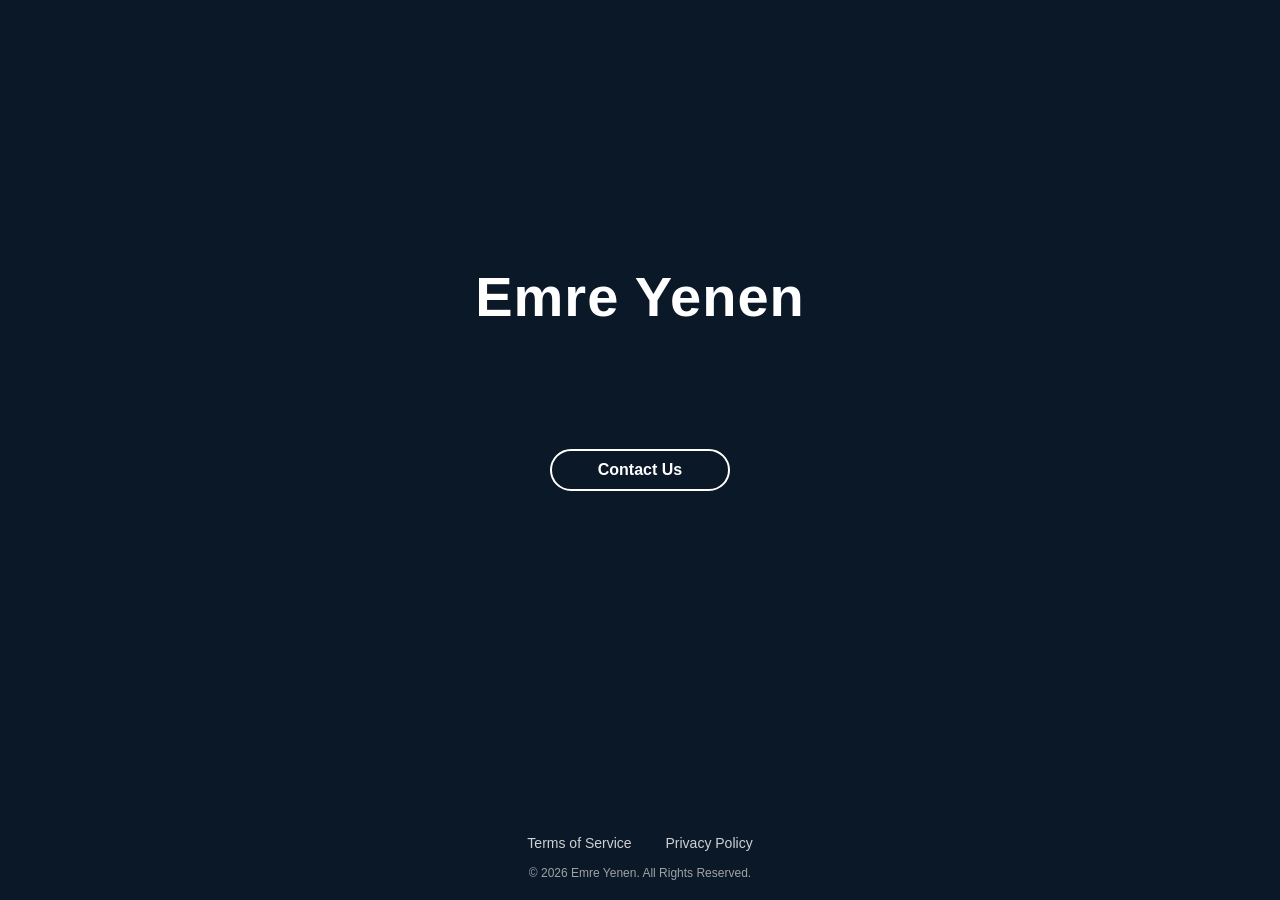
<file: index.html>
<!DOCTYPE html>
<html lang="en">
<head>
    <meta charset="UTF-8">
    <meta name="viewport" content="width=device-width, initial-scale=1.0">
    <title>Emre Yenen</title>
    <link rel="stylesheet" href="styles.css">
    <style>
        .logo-text {
            font-size: 56px;
            font-weight: bold;
            letter-spacing: 1px;
            margin-bottom: 80px;
        }
        @media (max-width: 480px) {
            .logo-text {
                font-size: 40px;
            }
        }
    </style>
</head>
<body>
    <div class="container">
        <div class="logo-container">
            <h1 class="logo-text">Emre Yenen</h1>
        </div>
        
        <div class="buttons-container">
            <a href="mailto:yenenemre@gmail.com" class="contact-button">Contact Us</a>
        </div>
    </div>
    
    <footer>
        <div class="footer-links">
            <a href="terms.html">Terms of Service</a>
            <a href="privacy.html">Privacy Policy</a>
        </div>
        <div class="copyright">
            &copy; <script>document.write(new Date().getFullYear())</script> Emre Yenen. All Rights Reserved.
        </div>
    </footer>
</body>
</html>
</file>
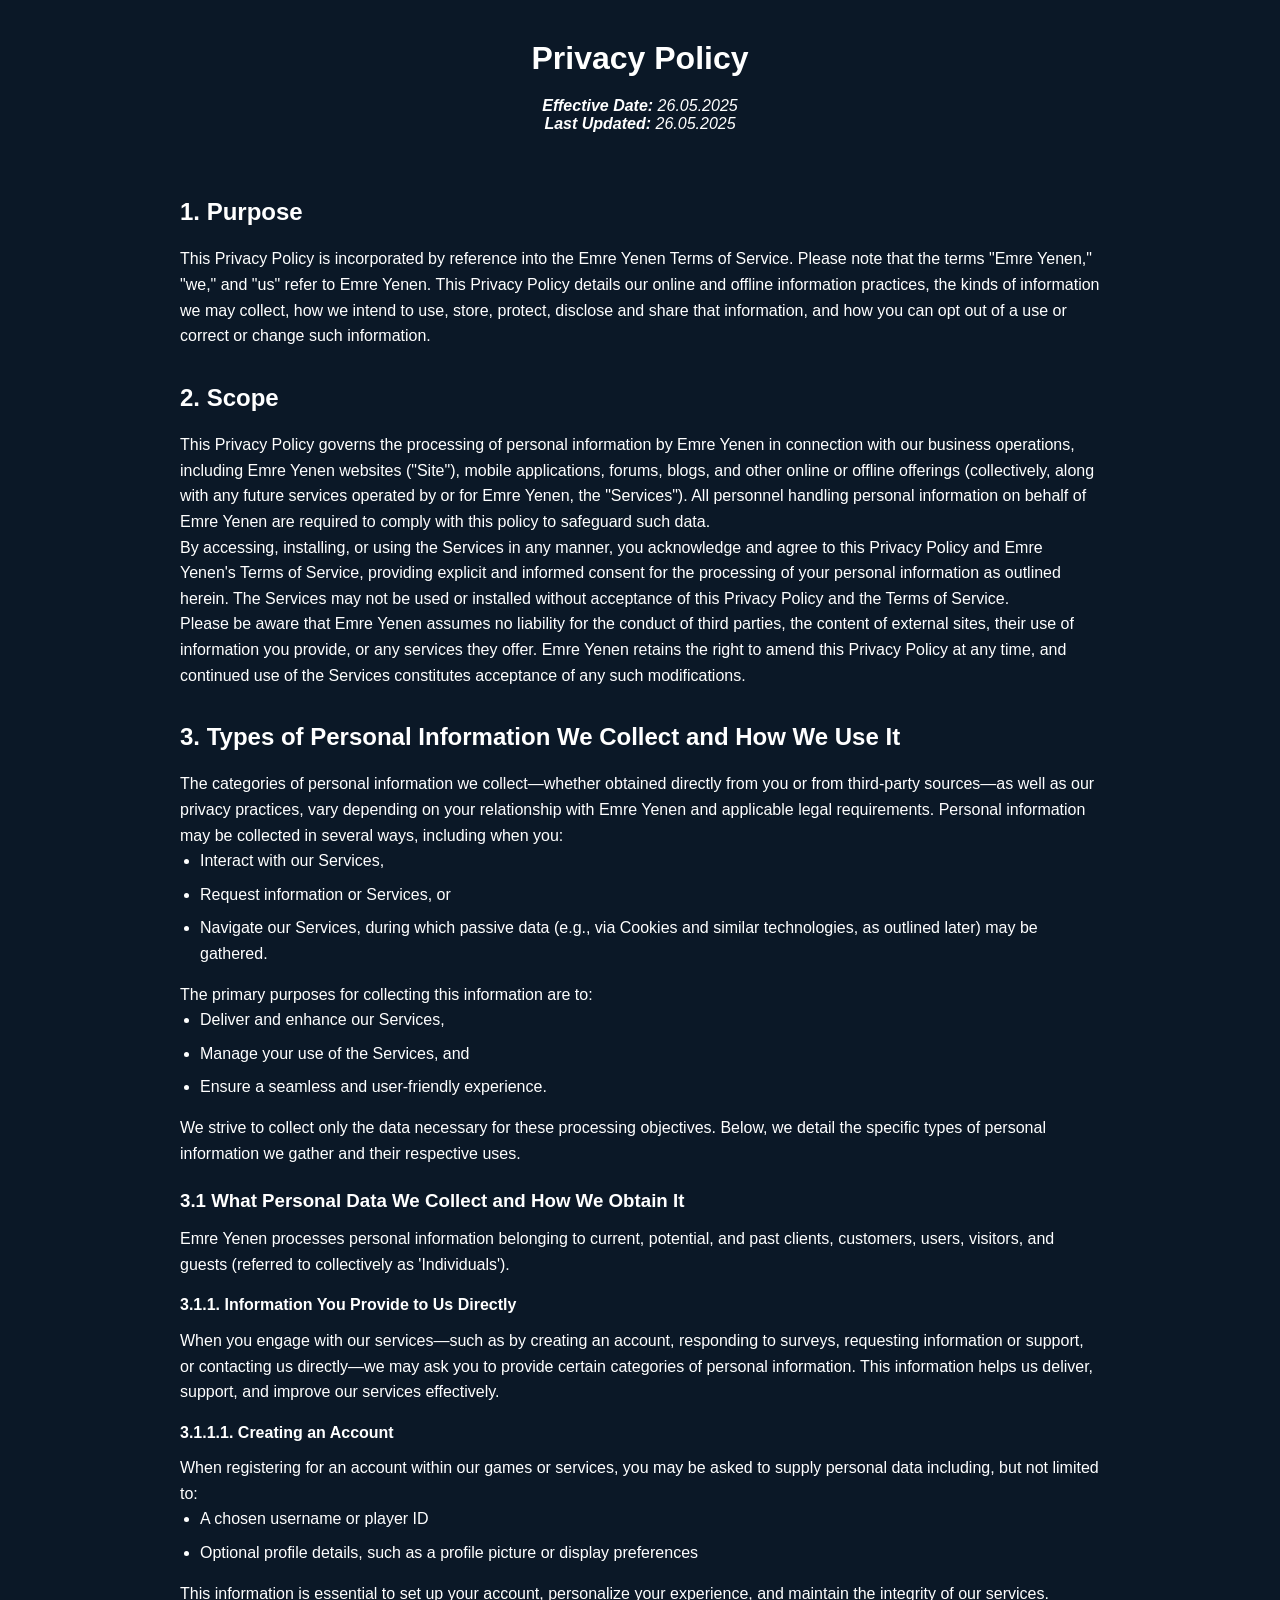
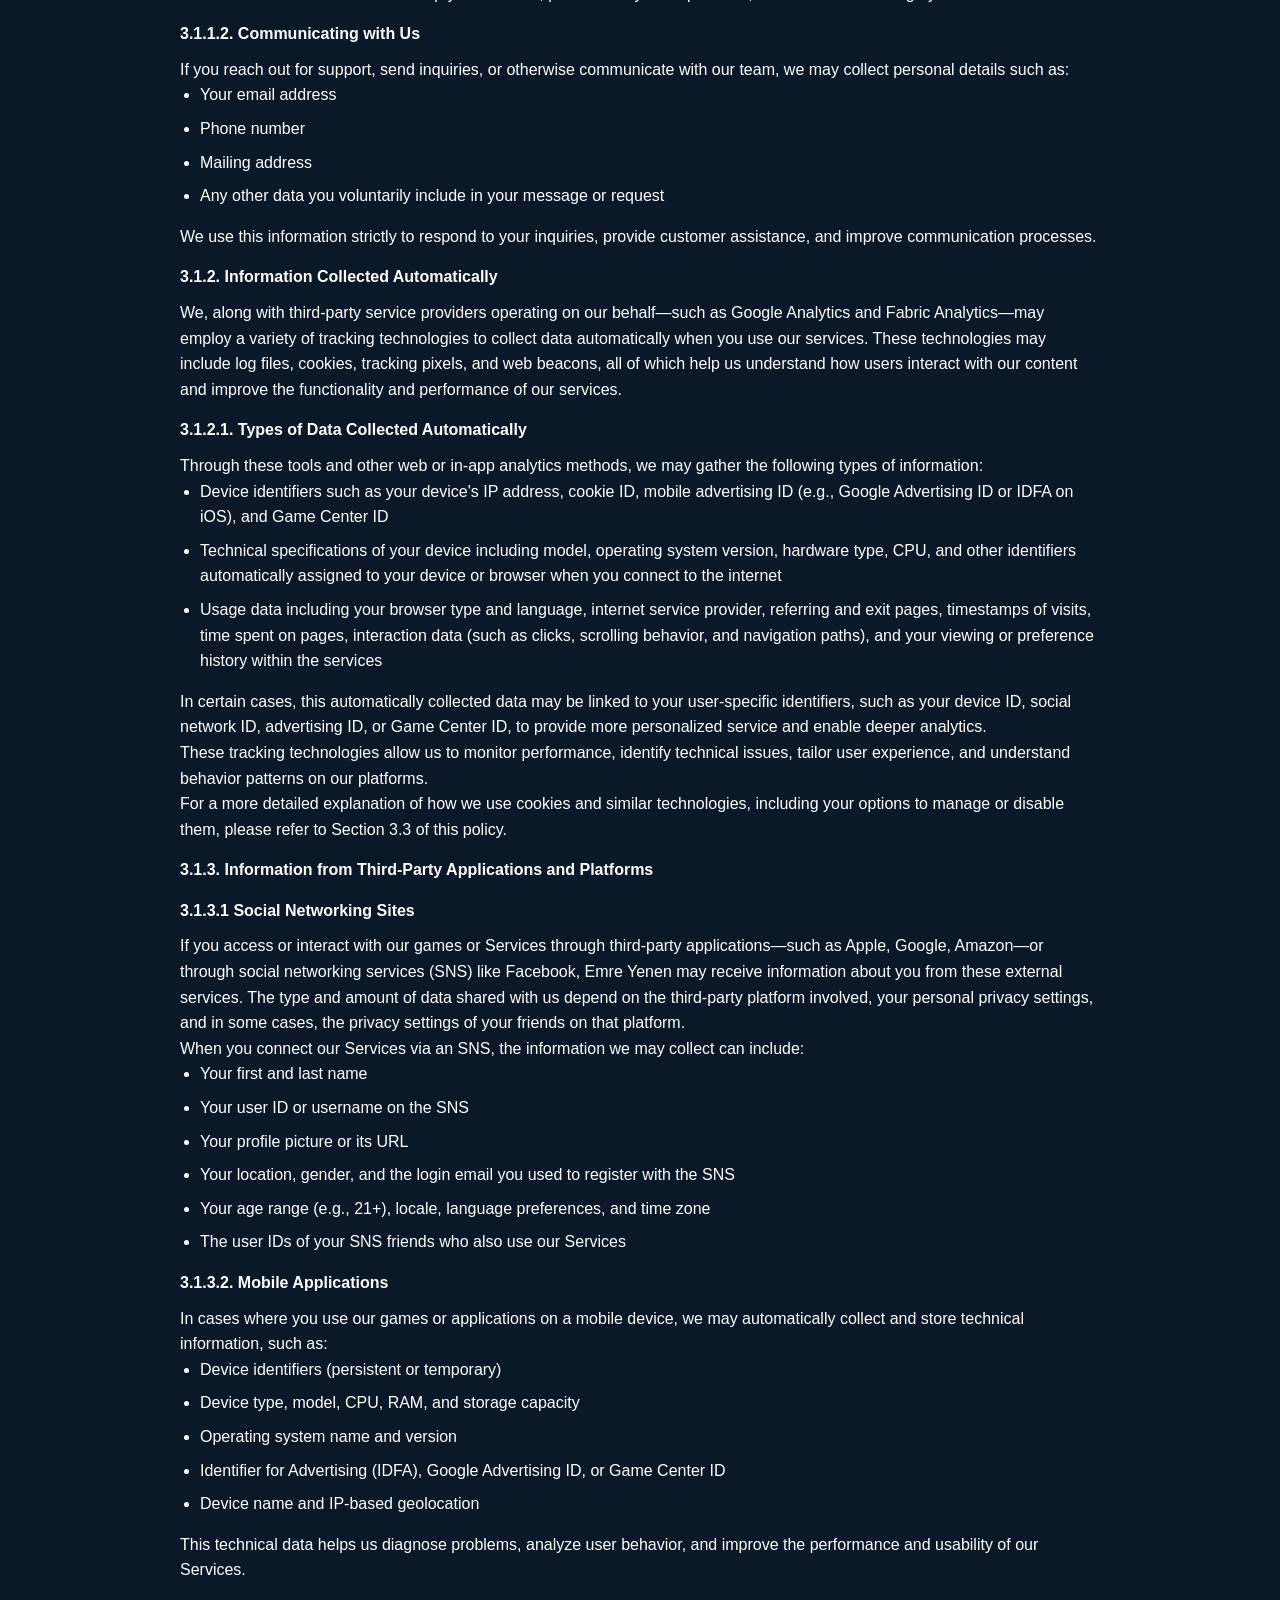
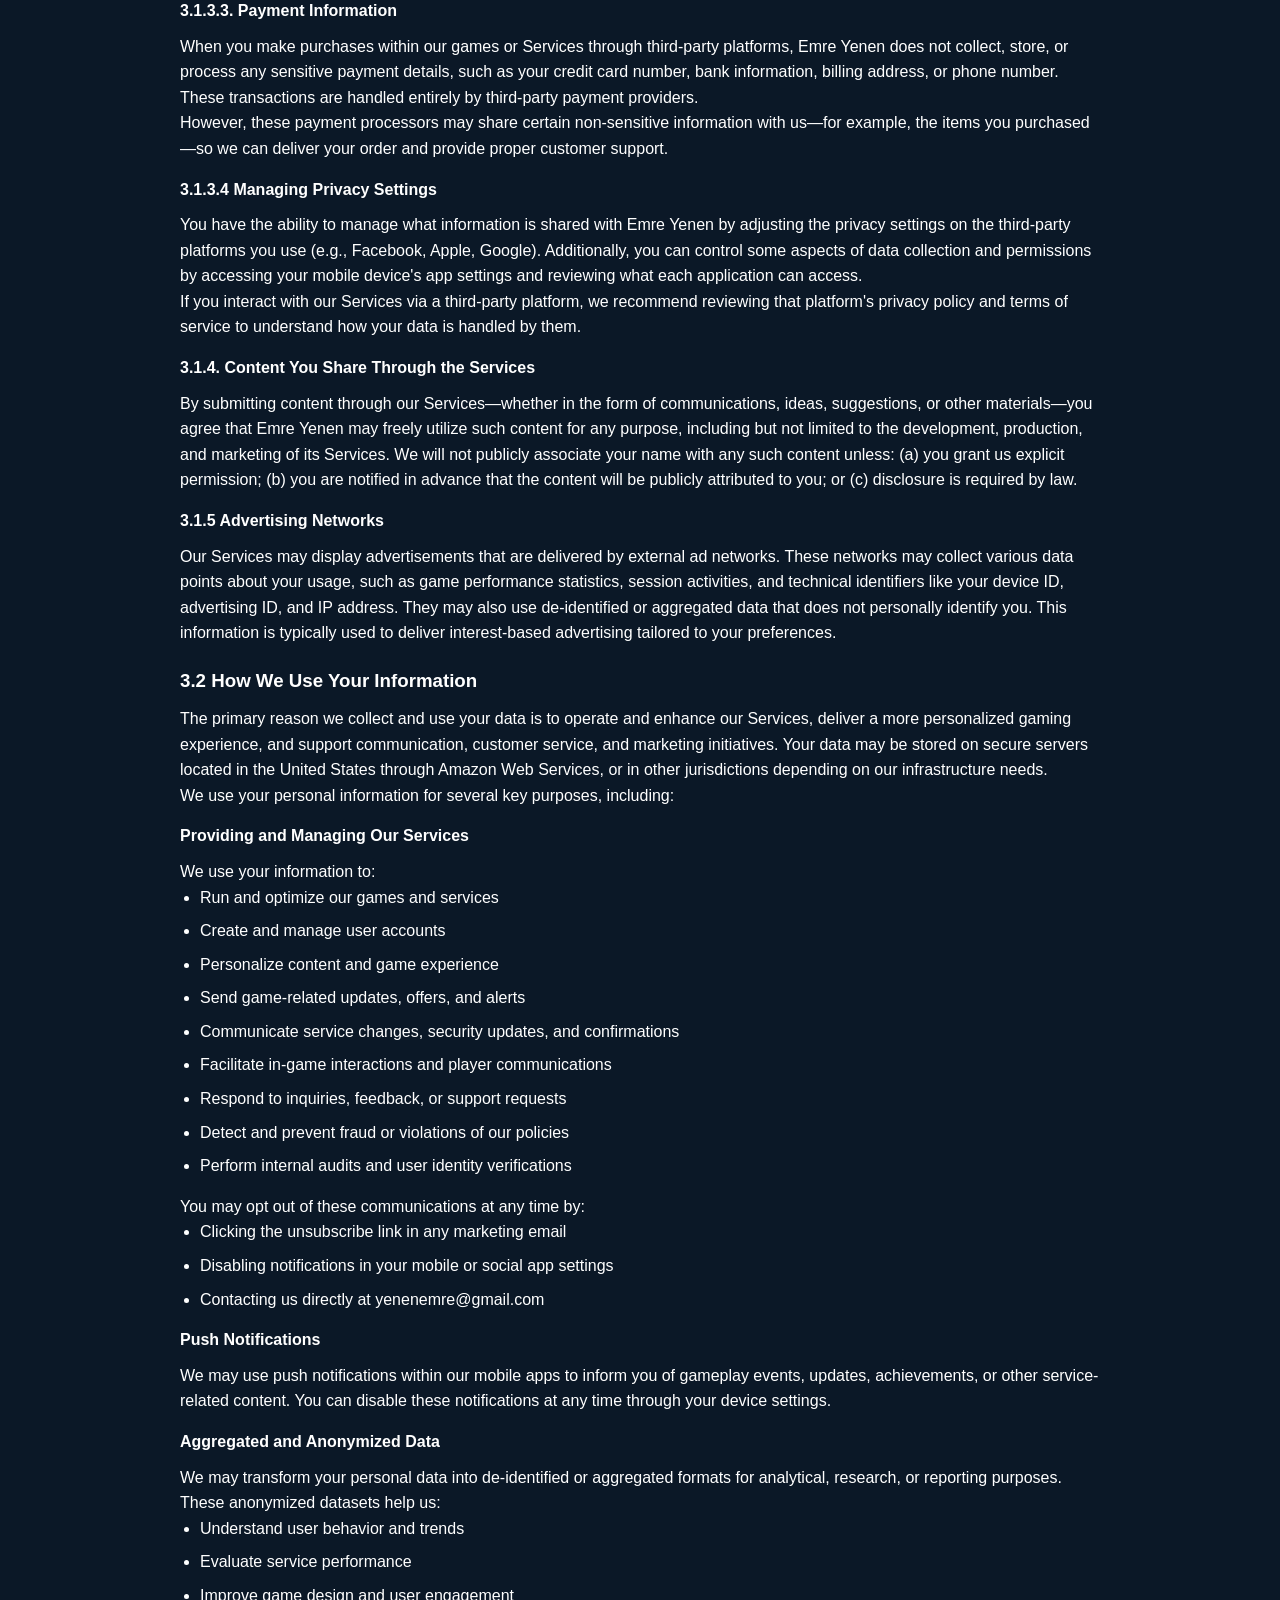
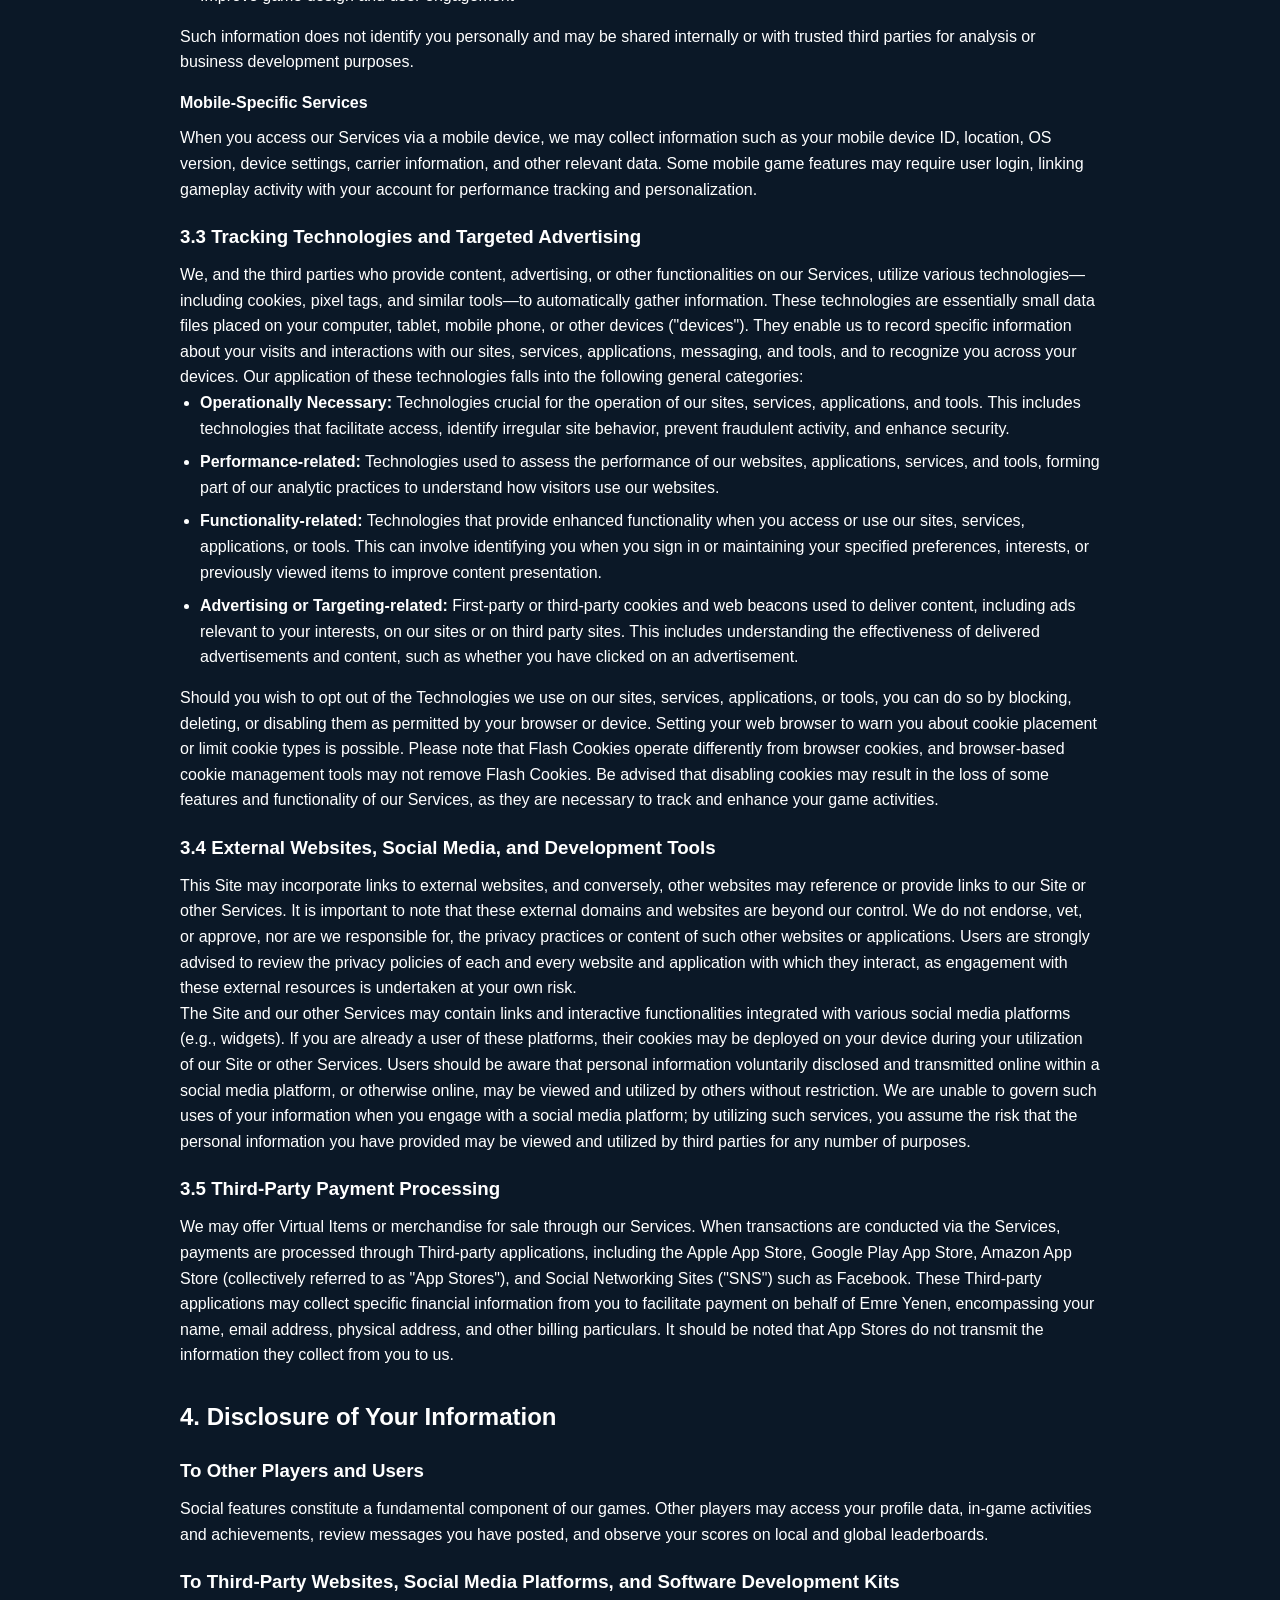
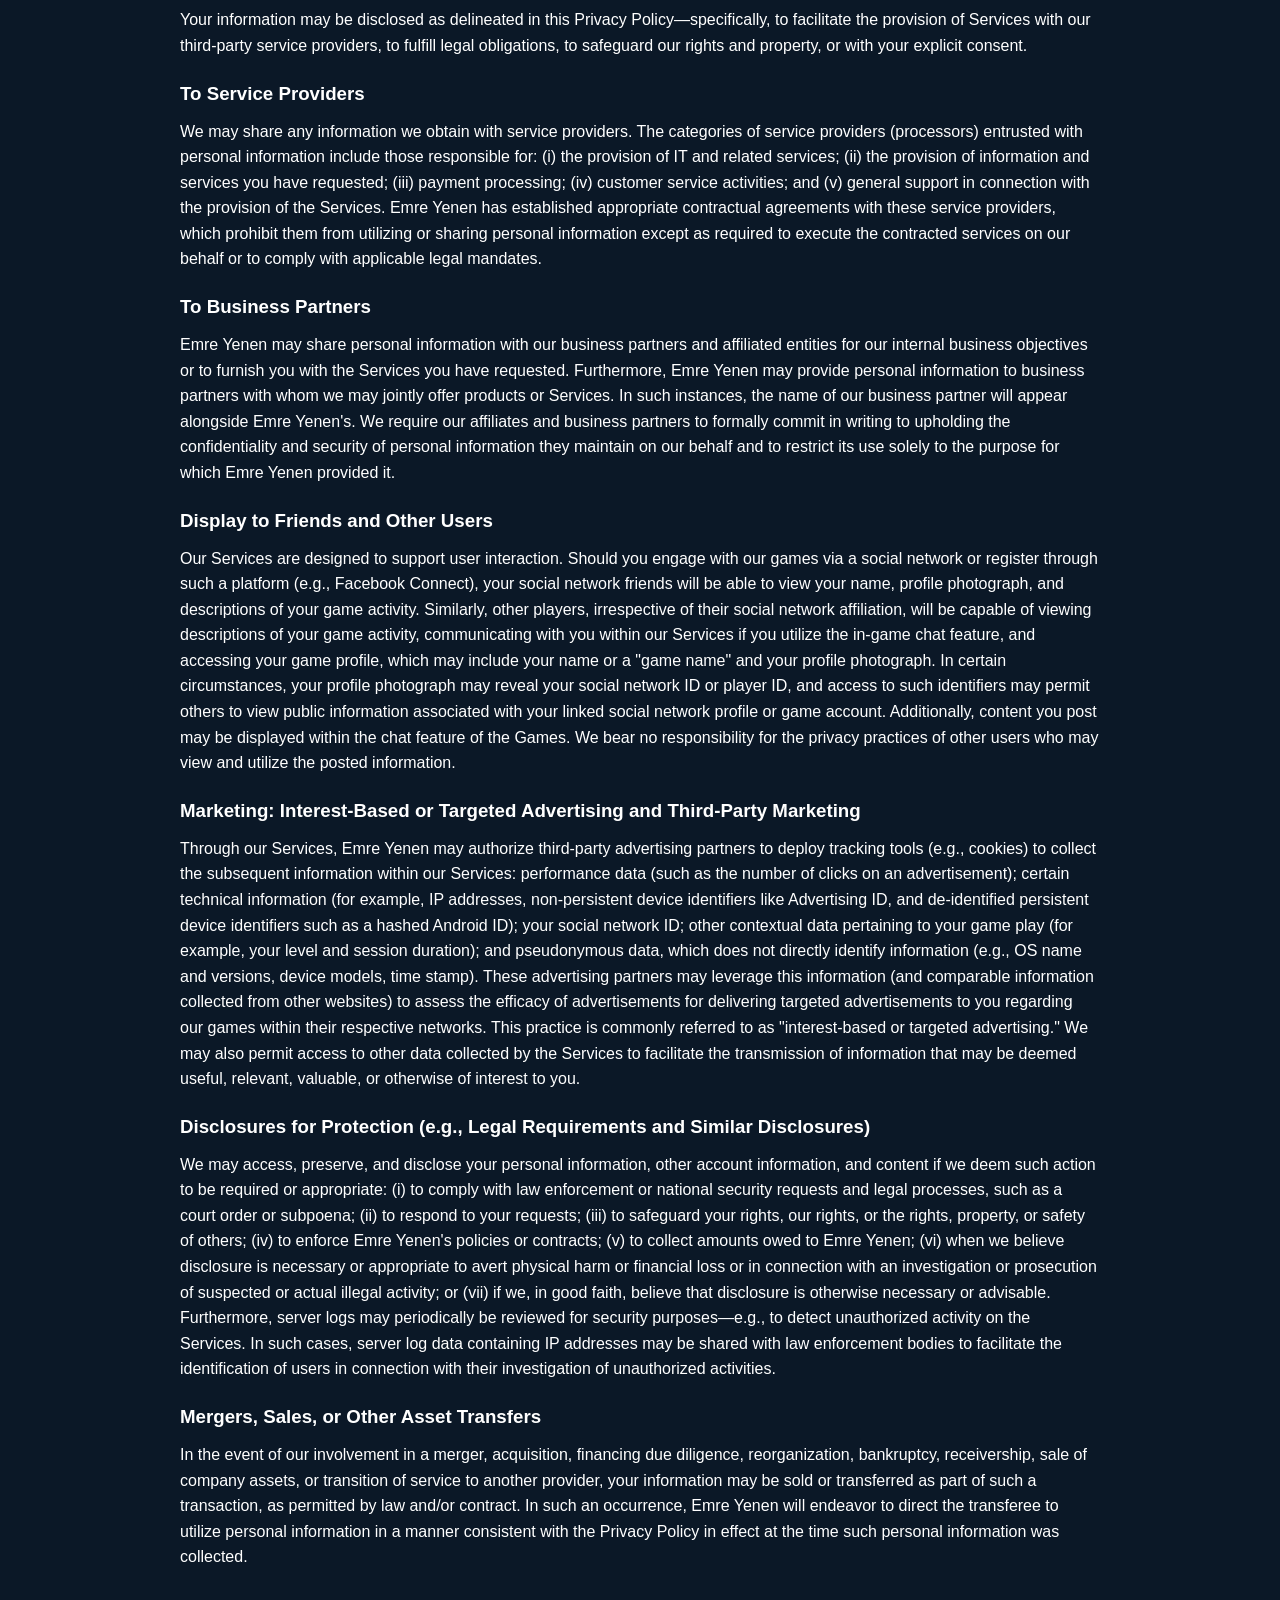
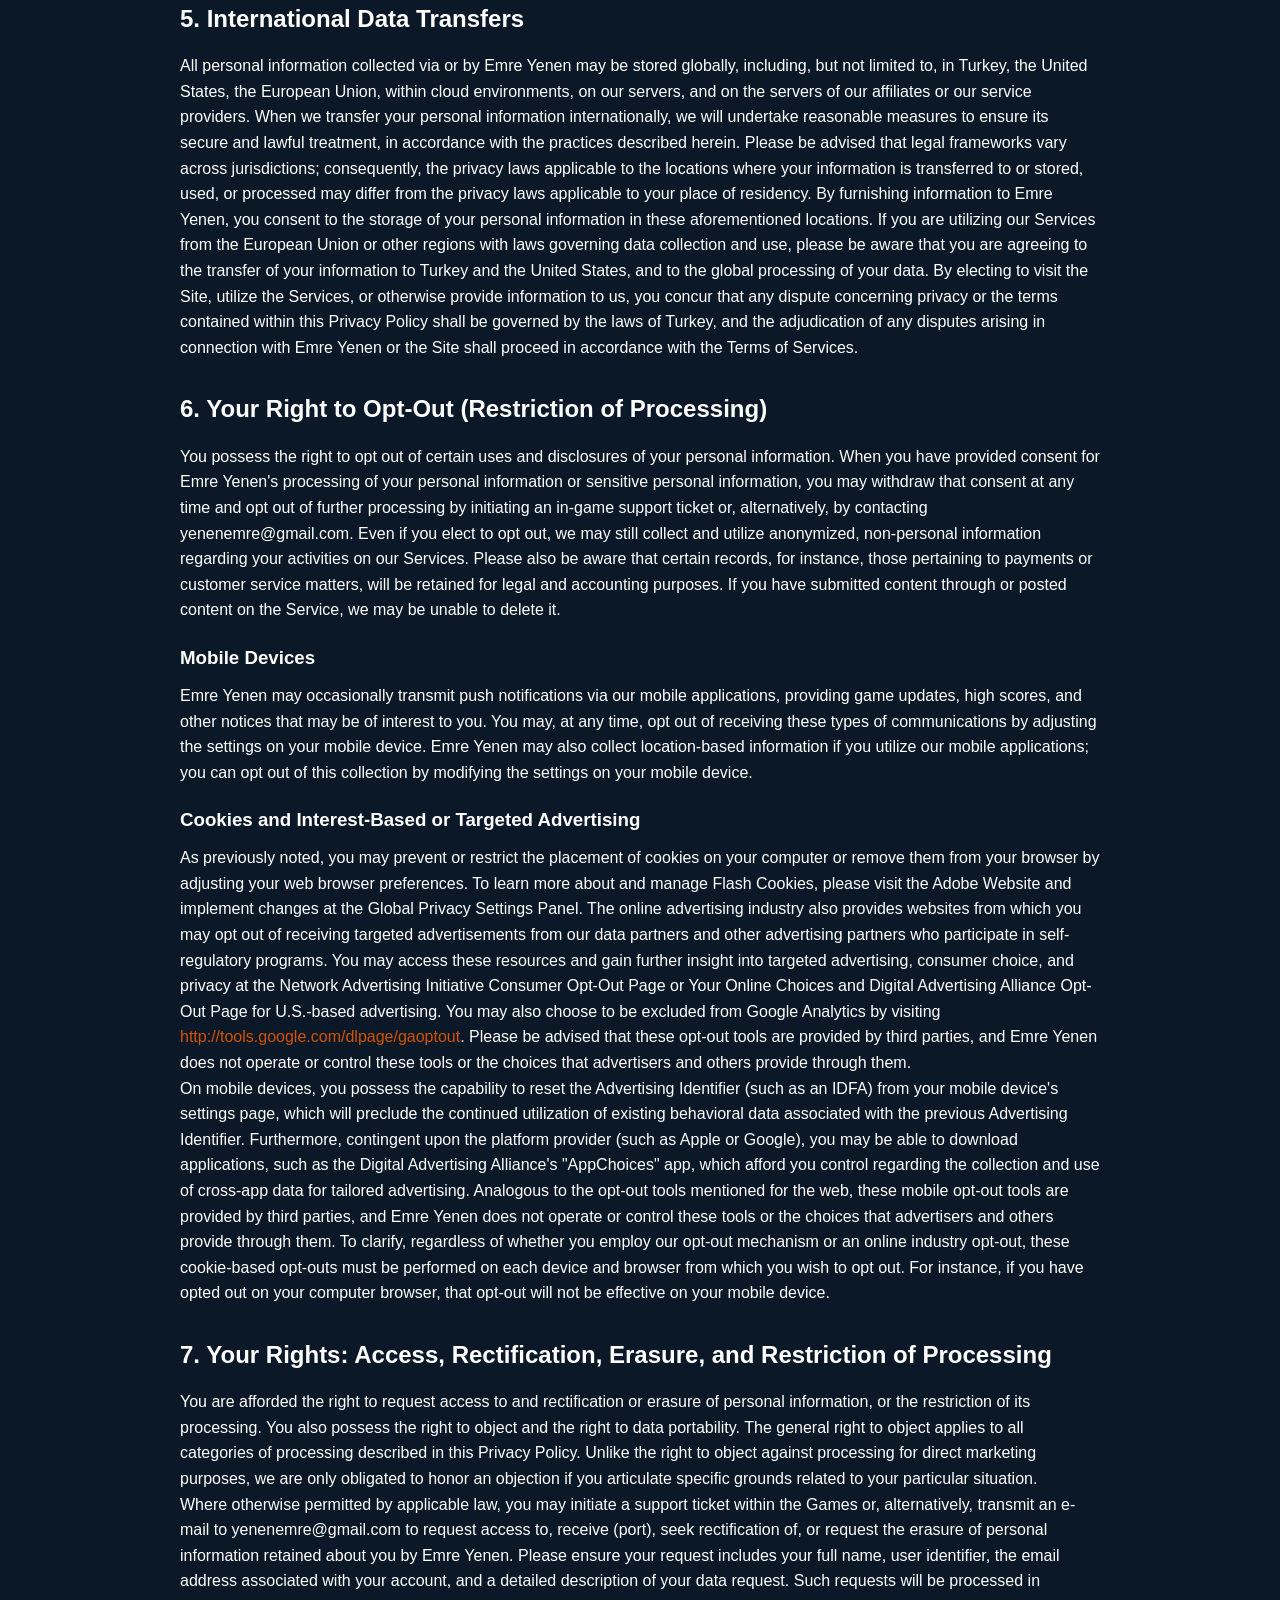
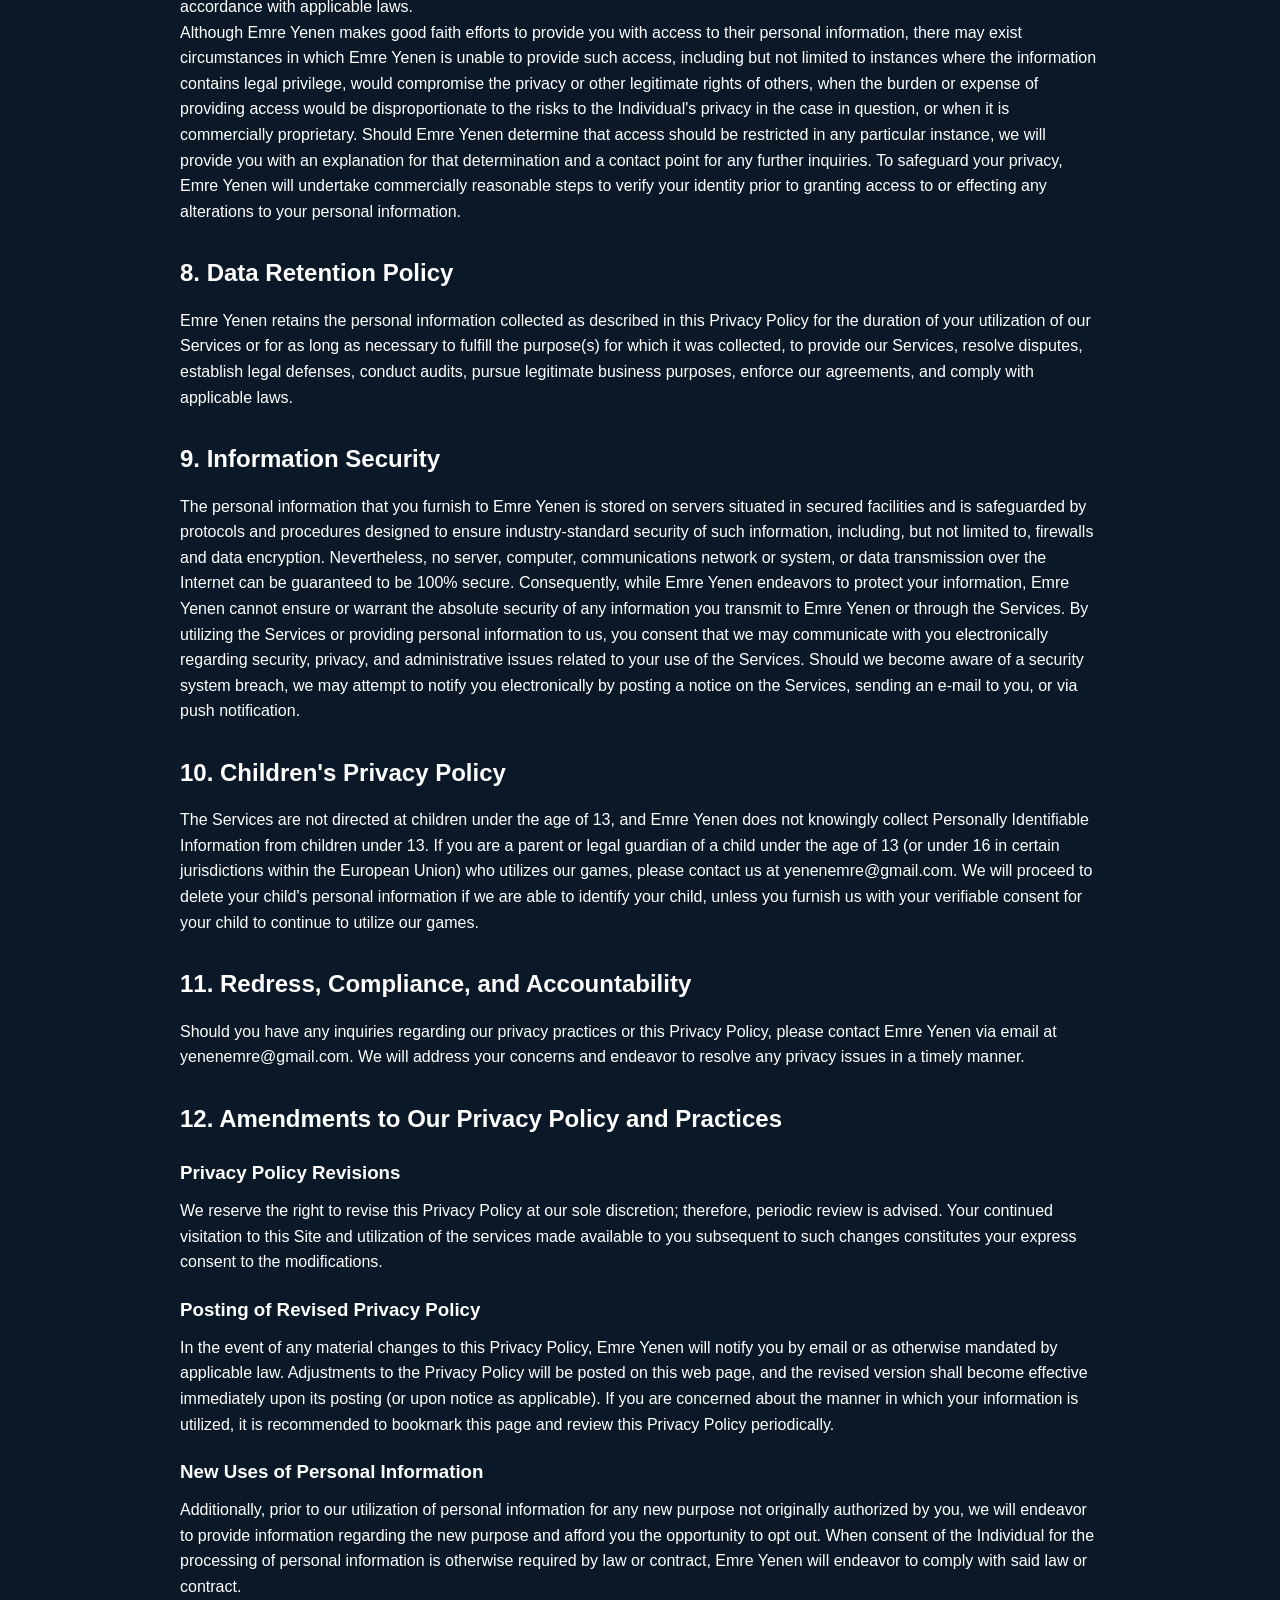
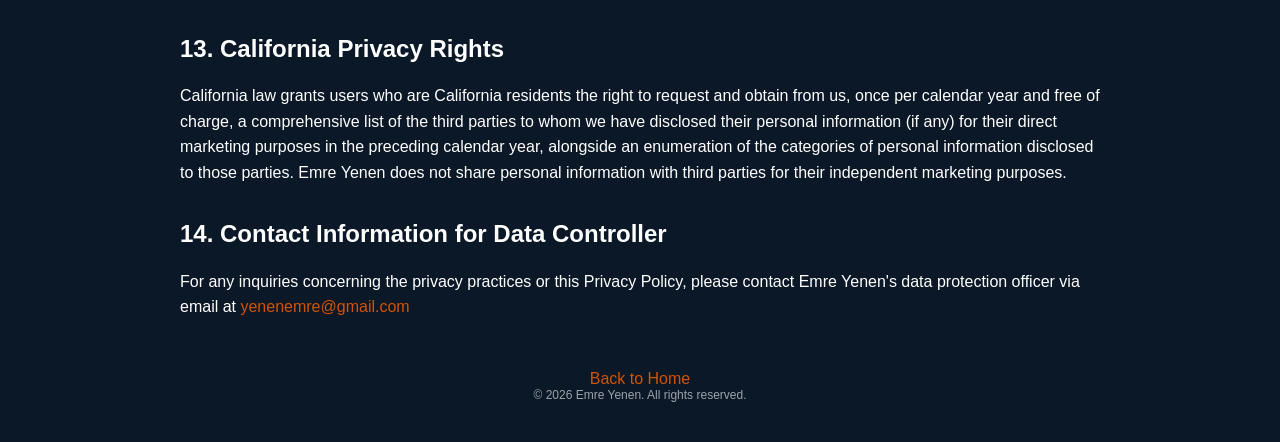
<file: privacy.html>
<!DOCTYPE html>
<html lang="en">
<head>
    <meta charset="UTF-8">
    <meta name="viewport" content="width=device-width, initial-scale=1.0">
    <title>Privacy Policy - Emre Yenen</title>
    <link rel="stylesheet" href="styles.css">
    <style>
        .container {
            text-align: left;
            padding: 40px;
            max-width: 1000px;
            margin: 0 auto;
        }
        a {
            color: #d35400;
            text-decoration: none;
        }
        a:hover {
            color: #e74c3c;
            text-decoration: underline;
        }
        h1 {
            margin-bottom: 20px;
            text-align: center;
        }
        h2 {
            margin-top: 30px;
            margin-bottom: 15px;
        }
        h3 {
            margin-top: 20px;
            margin-bottom: 10px;
        }
        h4 {
            margin-top: 15px;
            margin-bottom: 10px;
        }
        .content {
            margin-bottom: 30px;
            line-height: 1.6;
        }
        .effective-date {
            text-align: center;
            margin-bottom: 30px;
            font-style: italic;
        }
        ul {
            margin-left: 20px;
            margin-bottom: 15px;
        }
        li {
            margin-bottom: 8px;
        }
        .back-link {
            display: inline-block;
            margin-top: 20px;
            text-align: center;
            width: 100%;
        }
    </style>
</head>
<body>
    <div class="container">
        <h1>Privacy Policy</h1>
        <div class="effective-date">
            <p><strong>Effective Date:</strong> 26.05.2025<br>
            <strong>Last Updated:</strong> 26.05.2025</p>
        </div>
        
        <div class="content">
            <h2>1. Purpose</h2>
            <p>This Privacy Policy is incorporated by reference into the Emre Yenen Terms of Service. Please note that the terms "Emre Yenen," "we," and "us" refer to Emre Yenen. This Privacy Policy details our online and offline information practices, the kinds of information we may collect, how we intend to use, store, protect, disclose and share that information, and how you can opt out of a use or correct or change such information.</p>

            <h2>2. Scope</h2>
            <p>This Privacy Policy governs the processing of personal information by Emre Yenen in connection with our business operations, including Emre Yenen websites ("Site"), mobile applications, forums, blogs, and other online or offline offerings (collectively, along with any future services operated by or for Emre Yenen, the "Services"). All personnel handling personal information on behalf of Emre Yenen are required to comply with this policy to safeguard such data.</p>
            <p>By accessing, installing, or using the Services in any manner, you acknowledge and agree to this Privacy Policy and Emre Yenen's Terms of Service, providing explicit and informed consent for the processing of your personal information as outlined herein. The Services may not be used or installed without acceptance of this Privacy Policy and the Terms of Service.</p>
            <p>Please be aware that Emre Yenen assumes no liability for the conduct of third parties, the content of external sites, their use of information you provide, or any services they offer. Emre Yenen retains the right to amend this Privacy Policy at any time, and continued use of the Services constitutes acceptance of any such modifications.</p>

            <h2>3. Types of Personal Information We Collect and How We Use It</h2>
            <p>The categories of personal information we collect—whether obtained directly from you or from third-party sources—as well as our privacy practices, vary depending on your relationship with Emre Yenen and applicable legal requirements. Personal information may be collected in several ways, including when you:</p>
            <ul>
                <li>Interact with our Services,</li>
                <li>Request information or Services, or</li>
                <li>Navigate our Services, during which passive data (e.g., via Cookies and similar technologies, as outlined later) may be gathered.</li>
            </ul>
            <p>The primary purposes for collecting this information are to:</p>
            <ul>
                <li>Deliver and enhance our Services,</li>
                <li>Manage your use of the Services, and</li>
                <li>Ensure a seamless and user-friendly experience.</li>
            </ul>
            <p>We strive to collect only the data necessary for these processing objectives. Below, we detail the specific types of personal information we gather and their respective uses.</p>

            <h3>3.1 What Personal Data We Collect and How We Obtain It</h3>
            <p>Emre Yenen processes personal information belonging to current, potential, and past clients, customers, users, visitors, and guests (referred to collectively as 'Individuals').</p>

            <h4>3.1.1. Information You Provide to Us Directly</h4>
            <p>When you engage with our services—such as by creating an account, responding to surveys, requesting information or support, or contacting us directly—we may ask you to provide certain categories of personal information. This information helps us deliver, support, and improve our services effectively.</p>

            <h4>3.1.1.1. Creating an Account</h4>
            <p>When registering for an account within our games or services, you may be asked to supply personal data including, but not limited to:</p>
            <ul>
                <li>A chosen username or player ID</li>
                <li>Optional profile details, such as a profile picture or display preferences</li>
            </ul>
            <p>This information is essential to set up your account, personalize your experience, and maintain the integrity of our services.</p>

            <h4>3.1.1.2. Communicating with Us</h4>
            <p>If you reach out for support, send inquiries, or otherwise communicate with our team, we may collect personal details such as:</p>
            <ul>
                <li>Your email address</li>
                <li>Phone number</li>
                <li>Mailing address</li>
                <li>Any other data you voluntarily include in your message or request</li>
            </ul>
            <p>We use this information strictly to respond to your inquiries, provide customer assistance, and improve communication processes.</p>

            <h4>3.1.2. Information Collected Automatically</h4>
            <p>We, along with third-party service providers operating on our behalf—such as Google Analytics and Fabric Analytics—may employ a variety of tracking technologies to collect data automatically when you use our services. These technologies may include log files, cookies, tracking pixels, and web beacons, all of which help us understand how users interact with our content and improve the functionality and performance of our services.</p>

            <h4>3.1.2.1. Types of Data Collected Automatically</h4>
            <p>Through these tools and other web or in-app analytics methods, we may gather the following types of information:</p>
            <ul>
                <li>Device identifiers such as your device's IP address, cookie ID, mobile advertising ID (e.g., Google Advertising ID or IDFA on iOS), and Game Center ID</li>
                <li>Technical specifications of your device including model, operating system version, hardware type, CPU, and other identifiers automatically assigned to your device or browser when you connect to the internet</li>
                <li>Usage data including your browser type and language, internet service provider, referring and exit pages, timestamps of visits, time spent on pages, interaction data (such as clicks, scrolling behavior, and navigation paths), and your viewing or preference history within the services</li>
            </ul>
            <p>In certain cases, this automatically collected data may be linked to your user-specific identifiers, such as your device ID, social network ID, advertising ID, or Game Center ID, to provide more personalized service and enable deeper analytics.</p>
            <p>These tracking technologies allow us to monitor performance, identify technical issues, tailor user experience, and understand behavior patterns on our platforms.</p>
            <p>For a more detailed explanation of how we use cookies and similar technologies, including your options to manage or disable them, please refer to Section 3.3 of this policy.</p>

            <h4>3.1.3. Information from Third-Party Applications and Platforms</h4>

            <h4>3.1.3.1 Social Networking Sites</h4>
            <p>If you access or interact with our games or Services through third-party applications—such as Apple, Google, Amazon—or through social networking services (SNS) like Facebook, Emre Yenen may receive information about you from these external services. The type and amount of data shared with us depend on the third-party platform involved, your personal privacy settings, and in some cases, the privacy settings of your friends on that platform.</p>
            <p>When you connect our Services via an SNS, the information we may collect can include:</p>
            <ul>
                <li>Your first and last name</li>
                <li>Your user ID or username on the SNS</li>
                <li>Your profile picture or its URL</li>
                <li>Your location, gender, and the login email you used to register with the SNS</li>
                <li>Your age range (e.g., 21+), locale, language preferences, and time zone</li>
                <li>The user IDs of your SNS friends who also use our Services</li>
            </ul>

            <h4>3.1.3.2. Mobile Applications</h4>
            <p>In cases where you use our games or applications on a mobile device, we may automatically collect and store technical information, such as:</p>
            <ul>
                <li>Device identifiers (persistent or temporary)</li>
                <li>Device type, model, CPU, RAM, and storage capacity</li>
                <li>Operating system name and version</li>
                <li>Identifier for Advertising (IDFA), Google Advertising ID, or Game Center ID</li>
                <li>Device name and IP-based geolocation</li>
            </ul>
            <p>This technical data helps us diagnose problems, analyze user behavior, and improve the performance and usability of our Services.</p>

            <h4>3.1.3.3. Payment Information</h4>
            <p>When you make purchases within our games or Services through third-party platforms, Emre Yenen does not collect, store, or process any sensitive payment details, such as your credit card number, bank information, billing address, or phone number. These transactions are handled entirely by third-party payment providers.</p>
            <p>However, these payment processors may share certain non-sensitive information with us—for example, the items you purchased—so we can deliver your order and provide proper customer support.</p>

            <h4>3.1.3.4 Managing Privacy Settings</h4>
            <p>You have the ability to manage what information is shared with Emre Yenen by adjusting the privacy settings on the third-party platforms you use (e.g., Facebook, Apple, Google). Additionally, you can control some aspects of data collection and permissions by accessing your mobile device's app settings and reviewing what each application can access.</p>
            <p>If you interact with our Services via a third-party platform, we recommend reviewing that platform's privacy policy and terms of service to understand how your data is handled by them.</p>

            <h4>3.1.4. Content You Share Through the Services</h4>
            <p>By submitting content through our Services—whether in the form of communications, ideas, suggestions, or other materials—you agree that Emre Yenen may freely utilize such content for any purpose, including but not limited to the development, production, and marketing of its Services. We will not publicly associate your name with any such content unless: (a) you grant us explicit permission; (b) you are notified in advance that the content will be publicly attributed to you; or (c) disclosure is required by law.</p>

            <h4>3.1.5 Advertising Networks</h4>
            <p>Our Services may display advertisements that are delivered by external ad networks. These networks may collect various data points about your usage, such as game performance statistics, session activities, and technical identifiers like your device ID, advertising ID, and IP address. They may also use de-identified or aggregated data that does not personally identify you. This information is typically used to deliver interest-based advertising tailored to your preferences.</p>

            <h3>3.2 How We Use Your Information</h3>
            <p>The primary reason we collect and use your data is to operate and enhance our Services, deliver a more personalized gaming experience, and support communication, customer service, and marketing initiatives. Your data may be stored on secure servers located in the United States through Amazon Web Services, or in other jurisdictions depending on our infrastructure needs.</p>
            <p>We use your personal information for several key purposes, including:</p>

            <h4>Providing and Managing Our Services</h4>
            <p>We use your information to:</p>
            <ul>
                <li>Run and optimize our games and services</li>
                <li>Create and manage user accounts</li>
                <li>Personalize content and game experience</li>
                <li>Send game-related updates, offers, and alerts</li>
                <li>Communicate service changes, security updates, and confirmations</li>
                <li>Facilitate in-game interactions and player communications</li>
                <li>Respond to inquiries, feedback, or support requests</li>
                <li>Detect and prevent fraud or violations of our policies</li>
                <li>Perform internal audits and user identity verifications</li>
            </ul>
            <p>You may opt out of these communications at any time by:</p>
            <ul>
                <li>Clicking the unsubscribe link in any marketing email</li>
                <li>Disabling notifications in your mobile or social app settings</li>
                <li>Contacting us directly at yenenemre@gmail.com</li>
            </ul>

            <h4>Push Notifications</h4>
            <p>We may use push notifications within our mobile apps to inform you of gameplay events, updates, achievements, or other service-related content. You can disable these notifications at any time through your device settings.</p>

            <h4>Aggregated and Anonymized Data</h4>
            <p>We may transform your personal data into de-identified or aggregated formats for analytical, research, or reporting purposes. These anonymized datasets help us:</p>
            <ul>
                <li>Understand user behavior and trends</li>
                <li>Evaluate service performance</li>
                <li>Improve game design and user engagement</li>
            </ul>
            <p>Such information does not identify you personally and may be shared internally or with trusted third parties for analysis or business development purposes.</p>

            <h4>Mobile-Specific Services</h4>
            <p>When you access our Services via a mobile device, we may collect information such as your mobile device ID, location, OS version, device settings, carrier information, and other relevant data. Some mobile game features may require user login, linking gameplay activity with your account for performance tracking and personalization.</p>

            <h3>3.3 Tracking Technologies and Targeted Advertising</h3>
            <p>We, and the third parties who provide content, advertising, or other functionalities on our Services, utilize various technologies—including cookies, pixel tags, and similar tools—to automatically gather information. These technologies are essentially small data files placed on your computer, tablet, mobile phone, or other devices ("devices"). They enable us to record specific information about your visits and interactions with our sites, services, applications, messaging, and tools, and to recognize you across your devices. Our application of these technologies falls into the following general categories:</p>
            <ul>
                <li><strong>Operationally Necessary:</strong> Technologies crucial for the operation of our sites, services, applications, and tools. This includes technologies that facilitate access, identify irregular site behavior, prevent fraudulent activity, and enhance security.</li>
                <li><strong>Performance-related:</strong> Technologies used to assess the performance of our websites, applications, services, and tools, forming part of our analytic practices to understand how visitors use our websites.</li>
                <li><strong>Functionality-related:</strong> Technologies that provide enhanced functionality when you access or use our sites, services, applications, or tools. This can involve identifying you when you sign in or maintaining your specified preferences, interests, or previously viewed items to improve content presentation.</li>
                <li><strong>Advertising or Targeting-related:</strong> First-party or third-party cookies and web beacons used to deliver content, including ads relevant to your interests, on our sites or on third party sites. This includes understanding the effectiveness of delivered advertisements and content, such as whether you have clicked on an advertisement.</li>
            </ul>
            <p>Should you wish to opt out of the Technologies we use on our sites, services, applications, or tools, you can do so by blocking, deleting, or disabling them as permitted by your browser or device. Setting your web browser to warn you about cookie placement or limit cookie types is possible. Please note that Flash Cookies operate differently from browser cookies, and browser-based cookie management tools may not remove Flash Cookies. Be advised that disabling cookies may result in the loss of some features and functionality of our Services, as they are necessary to track and enhance your game activities.</p>

            <h3>3.4 External Websites, Social Media, and Development Tools</h3>
            <p>This Site may incorporate links to external websites, and conversely, other websites may reference or provide links to our Site or other Services. It is important to note that these external domains and websites are beyond our control. We do not endorse, vet, or approve, nor are we responsible for, the privacy practices or content of such other websites or applications. Users are strongly advised to review the privacy policies of each and every website and application with which they interact, as engagement with these external resources is undertaken at your own risk.</p>
            <p>The Site and our other Services may contain links and interactive functionalities integrated with various social media platforms (e.g., widgets). If you are already a user of these platforms, their cookies may be deployed on your device during your utilization of our Site or other Services. Users should be aware that personal information voluntarily disclosed and transmitted online within a social media platform, or otherwise online, may be viewed and utilized by others without restriction. We are unable to govern such uses of your information when you engage with a social media platform; by utilizing such services, you assume the risk that the personal information you have provided may be viewed and utilized by third parties for any number of purposes.</p>

            <h3>3.5 Third-Party Payment Processing</h3>
            <p>We may offer Virtual Items or merchandise for sale through our Services. When transactions are conducted via the Services, payments are processed through Third-party applications, including the Apple App Store, Google Play App Store, Amazon App Store (collectively referred to as "App Stores"), and Social Networking Sites ("SNS") such as Facebook. These Third-party applications may collect specific financial information from you to facilitate payment on behalf of Emre Yenen, encompassing your name, email address, physical address, and other billing particulars. It should be noted that App Stores do not transmit the information they collect from you to us.</p>

            <h2>4. Disclosure of Your Information</h2>

            <h3>To Other Players and Users</h3>
            <p>Social features constitute a fundamental component of our games. Other players may access your profile data, in-game activities and achievements, review messages you have posted, and observe your scores on local and global leaderboards.</p>

            <h3>To Third-Party Websites, Social Media Platforms, and Software Development Kits</h3>
            <p>Your information may be disclosed as delineated in this Privacy Policy—specifically, to facilitate the provision of Services with our third-party service providers, to fulfill legal obligations, to safeguard our rights and property, or with your explicit consent.</p>

            <h3>To Service Providers</h3>
            <p>We may share any information we obtain with service providers. The categories of service providers (processors) entrusted with personal information include those responsible for: (i) the provision of IT and related services; (ii) the provision of information and services you have requested; (iii) payment processing; (iv) customer service activities; and (v) general support in connection with the provision of the Services. Emre Yenen has established appropriate contractual agreements with these service providers, which prohibit them from utilizing or sharing personal information except as required to execute the contracted services on our behalf or to comply with applicable legal mandates.</p>

            <h3>To Business Partners</h3>
            <p>Emre Yenen may share personal information with our business partners and affiliated entities for our internal business objectives or to furnish you with the Services you have requested. Furthermore, Emre Yenen may provide personal information to business partners with whom we may jointly offer products or Services. In such instances, the name of our business partner will appear alongside Emre Yenen's. We require our affiliates and business partners to formally commit in writing to upholding the confidentiality and security of personal information they maintain on our behalf and to restrict its use solely to the purpose for which Emre Yenen provided it.</p>

            <h3>Display to Friends and Other Users</h3>
            <p>Our Services are designed to support user interaction. Should you engage with our games via a social network or register through such a platform (e.g., Facebook Connect), your social network friends will be able to view your name, profile photograph, and descriptions of your game activity. Similarly, other players, irrespective of their social network affiliation, will be capable of viewing descriptions of your game activity, communicating with you within our Services if you utilize the in-game chat feature, and accessing your game profile, which may include your name or a "game name" and your profile photograph. In certain circumstances, your profile photograph may reveal your social network ID or player ID, and access to such identifiers may permit others to view public information associated with your linked social network profile or game account. Additionally, content you post may be displayed within the chat feature of the Games. We bear no responsibility for the privacy practices of other users who may view and utilize the posted information.</p>

            <h3>Marketing: Interest-Based or Targeted Advertising and Third-Party Marketing</h3>
            <p>Through our Services, Emre Yenen may authorize third-party advertising partners to deploy tracking tools (e.g., cookies) to collect the subsequent information within our Services: performance data (such as the number of clicks on an advertisement); certain technical information (for example, IP addresses, non-persistent device identifiers like Advertising ID, and de-identified persistent device identifiers such as a hashed Android ID); your social network ID; other contextual data pertaining to your game play (for example, your level and session duration); and pseudonymous data, which does not directly identify information (e.g., OS name and versions, device models, time stamp). These advertising partners may leverage this information (and comparable information collected from other websites) to assess the efficacy of advertisements for delivering targeted advertisements to you regarding our games within their respective networks. This practice is commonly referred to as "interest-based or targeted advertising." We may also permit access to other data collected by the Services to facilitate the transmission of information that may be deemed useful, relevant, valuable, or otherwise of interest to you.</p>

            <h3>Disclosures for Protection (e.g., Legal Requirements and Similar Disclosures)</h3>
            <p>We may access, preserve, and disclose your personal information, other account information, and content if we deem such action to be required or appropriate: (i) to comply with law enforcement or national security requests and legal processes, such as a court order or subpoena; (ii) to respond to your requests; (iii) to safeguard your rights, our rights, or the rights, property, or safety of others; (iv) to enforce Emre Yenen's policies or contracts; (v) to collect amounts owed to Emre Yenen; (vi) when we believe disclosure is necessary or appropriate to avert physical harm or financial loss or in connection with an investigation or prosecution of suspected or actual illegal activity; or (vii) if we, in good faith, believe that disclosure is otherwise necessary or advisable. Furthermore, server logs may periodically be reviewed for security purposes—e.g., to detect unauthorized activity on the Services. In such cases, server log data containing IP addresses may be shared with law enforcement bodies to facilitate the identification of users in connection with their investigation of unauthorized activities.</p>

            <h3>Mergers, Sales, or Other Asset Transfers</h3>
            <p>In the event of our involvement in a merger, acquisition, financing due diligence, reorganization, bankruptcy, receivership, sale of company assets, or transition of service to another provider, your information may be sold or transferred as part of such a transaction, as permitted by law and/or contract. In such an occurrence, Emre Yenen will endeavor to direct the transferee to utilize personal information in a manner consistent with the Privacy Policy in effect at the time such personal information was collected.</p>

            <h2>5. International Data Transfers</h2>
            <p>All personal information collected via or by Emre Yenen may be stored globally, including, but not limited to, in Turkey, the United States, the European Union, within cloud environments, on our servers, and on the servers of our affiliates or our service providers. When we transfer your personal information internationally, we will undertake reasonable measures to ensure its secure and lawful treatment, in accordance with the practices described herein. Please be advised that legal frameworks vary across jurisdictions; consequently, the privacy laws applicable to the locations where your information is transferred to or stored, used, or processed may differ from the privacy laws applicable to your place of residency. By furnishing information to Emre Yenen, you consent to the storage of your personal information in these aforementioned locations. If you are utilizing our Services from the European Union or other regions with laws governing data collection and use, please be aware that you are agreeing to the transfer of your information to Turkey and the United States, and to the global processing of your data. By electing to visit the Site, utilize the Services, or otherwise provide information to us, you concur that any dispute concerning privacy or the terms contained within this Privacy Policy shall be governed by the laws of Turkey, and the adjudication of any disputes arising in connection with Emre Yenen or the Site shall proceed in accordance with the Terms of Services.</p>

            <h2>6. Your Right to Opt-Out (Restriction of Processing)</h2>
            <p>You possess the right to opt out of certain uses and disclosures of your personal information. When you have provided consent for Emre Yenen's processing of your personal information or sensitive personal information, you may withdraw that consent at any time and opt out of further processing by initiating an in-game support ticket or, alternatively, by contacting yenenemre@gmail.com. Even if you elect to opt out, we may still collect and utilize anonymized, non-personal information regarding your activities on our Services. Please also be aware that certain records, for instance, those pertaining to payments or customer service matters, will be retained for legal and accounting purposes. If you have submitted content through or posted content on the Service, we may be unable to delete it.</p>

            <h3>Mobile Devices</h3>
            <p>Emre Yenen may occasionally transmit push notifications via our mobile applications, providing game updates, high scores, and other notices that may be of interest to you. You may, at any time, opt out of receiving these types of communications by adjusting the settings on your mobile device. Emre Yenen may also collect location-based information if you utilize our mobile applications; you can opt out of this collection by modifying the settings on your mobile device.</p>

            <h3>Cookies and Interest-Based or Targeted Advertising</h3>
            <p>As previously noted, you may prevent or restrict the placement of cookies on your computer or remove them from your browser by adjusting your web browser preferences. To learn more about and manage Flash Cookies, please visit the Adobe Website and implement changes at the Global Privacy Settings Panel. The online advertising industry also provides websites from which you may opt out of receiving targeted advertisements from our data partners and other advertising partners who participate in self-regulatory programs. You may access these resources and gain further insight into targeted advertising, consumer choice, and privacy at the Network Advertising Initiative Consumer Opt-Out Page or Your Online Choices and Digital Advertising Alliance Opt-Out Page for U.S.-based advertising. You may also choose to be excluded from Google Analytics by visiting <a href="http://tools.google.com/dlpage/gaoptout">http://tools.google.com/dlpage/gaoptout</a>. Please be advised that these opt-out tools are provided by third parties, and Emre Yenen does not operate or control these tools or the choices that advertisers and others provide through them.</p>
            <p>On mobile devices, you possess the capability to reset the Advertising Identifier (such as an IDFA) from your mobile device's settings page, which will preclude the continued utilization of existing behavioral data associated with the previous Advertising Identifier. Furthermore, contingent upon the platform provider (such as Apple or Google), you may be able to download applications, such as the Digital Advertising Alliance's "AppChoices" app, which afford you control regarding the collection and use of cross-app data for tailored advertising. Analogous to the opt-out tools mentioned for the web, these mobile opt-out tools are provided by third parties, and Emre Yenen does not operate or control these tools or the choices that advertisers and others provide through them. To clarify, regardless of whether you employ our opt-out mechanism or an online industry opt-out, these cookie-based opt-outs must be performed on each device and browser from which you wish to opt out. For instance, if you have opted out on your computer browser, that opt-out will not be effective on your mobile device.</p>

            <h2>7. Your Rights: Access, Rectification, Erasure, and Restriction of Processing</h2>
            <p>You are afforded the right to request access to and rectification or erasure of personal information, or the restriction of its processing. You also possess the right to object and the right to data portability. The general right to object applies to all categories of processing described in this Privacy Policy. Unlike the right to object against processing for direct marketing purposes, we are only obligated to honor an objection if you articulate specific grounds related to your particular situation.</p>
            <p>Where otherwise permitted by applicable law, you may initiate a support ticket within the Games or, alternatively, transmit an e-mail to yenenemre@gmail.com to request access to, receive (port), seek rectification of, or request the erasure of personal information retained about you by Emre Yenen. Please ensure your request includes your full name, user identifier, the email address associated with your account, and a detailed description of your data request. Such requests will be processed in accordance with applicable laws.</p>
            <p>Although Emre Yenen makes good faith efforts to provide you with access to their personal information, there may exist circumstances in which Emre Yenen is unable to provide such access, including but not limited to instances where the information contains legal privilege, would compromise the privacy or other legitimate rights of others, when the burden or expense of providing access would be disproportionate to the risks to the Individual's privacy in the case in question, or when it is commercially proprietary. Should Emre Yenen determine that access should be restricted in any particular instance, we will provide you with an explanation for that determination and a contact point for any further inquiries. To safeguard your privacy, Emre Yenen will undertake commercially reasonable steps to verify your identity prior to granting access to or effecting any alterations to your personal information.</p>

            <h2>8. Data Retention Policy</h2>
            <p>Emre Yenen retains the personal information collected as described in this Privacy Policy for the duration of your utilization of our Services or for as long as necessary to fulfill the purpose(s) for which it was collected, to provide our Services, resolve disputes, establish legal defenses, conduct audits, pursue legitimate business purposes, enforce our agreements, and comply with applicable laws.</p>

            <h2>9. Information Security</h2>
            <p>The personal information that you furnish to Emre Yenen is stored on servers situated in secured facilities and is safeguarded by protocols and procedures designed to ensure industry-standard security of such information, including, but not limited to, firewalls and data encryption. Nevertheless, no server, computer, communications network or system, or data transmission over the Internet can be guaranteed to be 100% secure. Consequently, while Emre Yenen endeavors to protect your information, Emre Yenen cannot ensure or warrant the absolute security of any information you transmit to Emre Yenen or through the Services. By utilizing the Services or providing personal information to us, you consent that we may communicate with you electronically regarding security, privacy, and administrative issues related to your use of the Services. Should we become aware of a security system breach, we may attempt to notify you electronically by posting a notice on the Services, sending an e-mail to you, or via push notification.</p>

            <h2>10. Children's Privacy Policy</h2>
            <p>The Services are not directed at children under the age of 13, and Emre Yenen does not knowingly collect Personally Identifiable Information from children under 13. If you are a parent or legal guardian of a child under the age of 13 (or under 16 in certain jurisdictions within the European Union) who utilizes our games, please contact us at yenenemre@gmail.com. We will proceed to delete your child's personal information if we are able to identify your child, unless you furnish us with your verifiable consent for your child to continue to utilize our games.</p>

            <h2>11. Redress, Compliance, and Accountability</h2>
            <p>Should you have any inquiries regarding our privacy practices or this Privacy Policy, please contact Emre Yenen via email at yenenemre@gmail.com. We will address your concerns and endeavor to resolve any privacy issues in a timely manner.</p>

            <h2>12. Amendments to Our Privacy Policy and Practices</h2>

            <h3>Privacy Policy Revisions</h3>
            <p>We reserve the right to revise this Privacy Policy at our sole discretion; therefore, periodic review is advised. Your continued visitation to this Site and utilization of the services made available to you subsequent to such changes constitutes your express consent to the modifications.</p>

            <h3>Posting of Revised Privacy Policy</h3>
            <p>In the event of any material changes to this Privacy Policy, Emre Yenen will notify you by email or as otherwise mandated by applicable law. Adjustments to the Privacy Policy will be posted on this web page, and the revised version shall become effective immediately upon its posting (or upon notice as applicable). If you are concerned about the manner in which your information is utilized, it is recommended to bookmark this page and review this Privacy Policy periodically.</p>

            <h3>New Uses of Personal Information</h3>
            <p>Additionally, prior to our utilization of personal information for any new purpose not originally authorized by you, we will endeavor to provide information regarding the new purpose and afford you the opportunity to opt out. When consent of the Individual for the processing of personal information is otherwise required by law or contract, Emre Yenen will endeavor to comply with said law or contract.</p>

            <h2>13. California Privacy Rights</h2>
            <p>California law grants users who are California residents the right to request and obtain from us, once per calendar year and free of charge, a comprehensive list of the third parties to whom we have disclosed their personal information (if any) for their direct marketing purposes in the preceding calendar year, alongside an enumeration of the categories of personal information disclosed to those parties. Emre Yenen does not share personal information with third parties for their independent marketing purposes.</p>

            <h2>14. Contact Information for Data Controller</h2>
            <p>For any inquiries concerning the privacy practices or this Privacy Policy, please contact Emre Yenen's data protection officer via email at <a href="mailto:yenenemre@gmail.com">yenenemre@gmail.com</a></p>
        </div>
        
        <a href="index.html" class="back-link">Back to Home</a>
        
        <div class="footer">
            <div class="copyright">
                &copy; <script>document.write(new Date().getFullYear())</script> Emre Yenen. All rights reserved.
            </div>
        </div>
    </div>
</body>
</html>
</file>
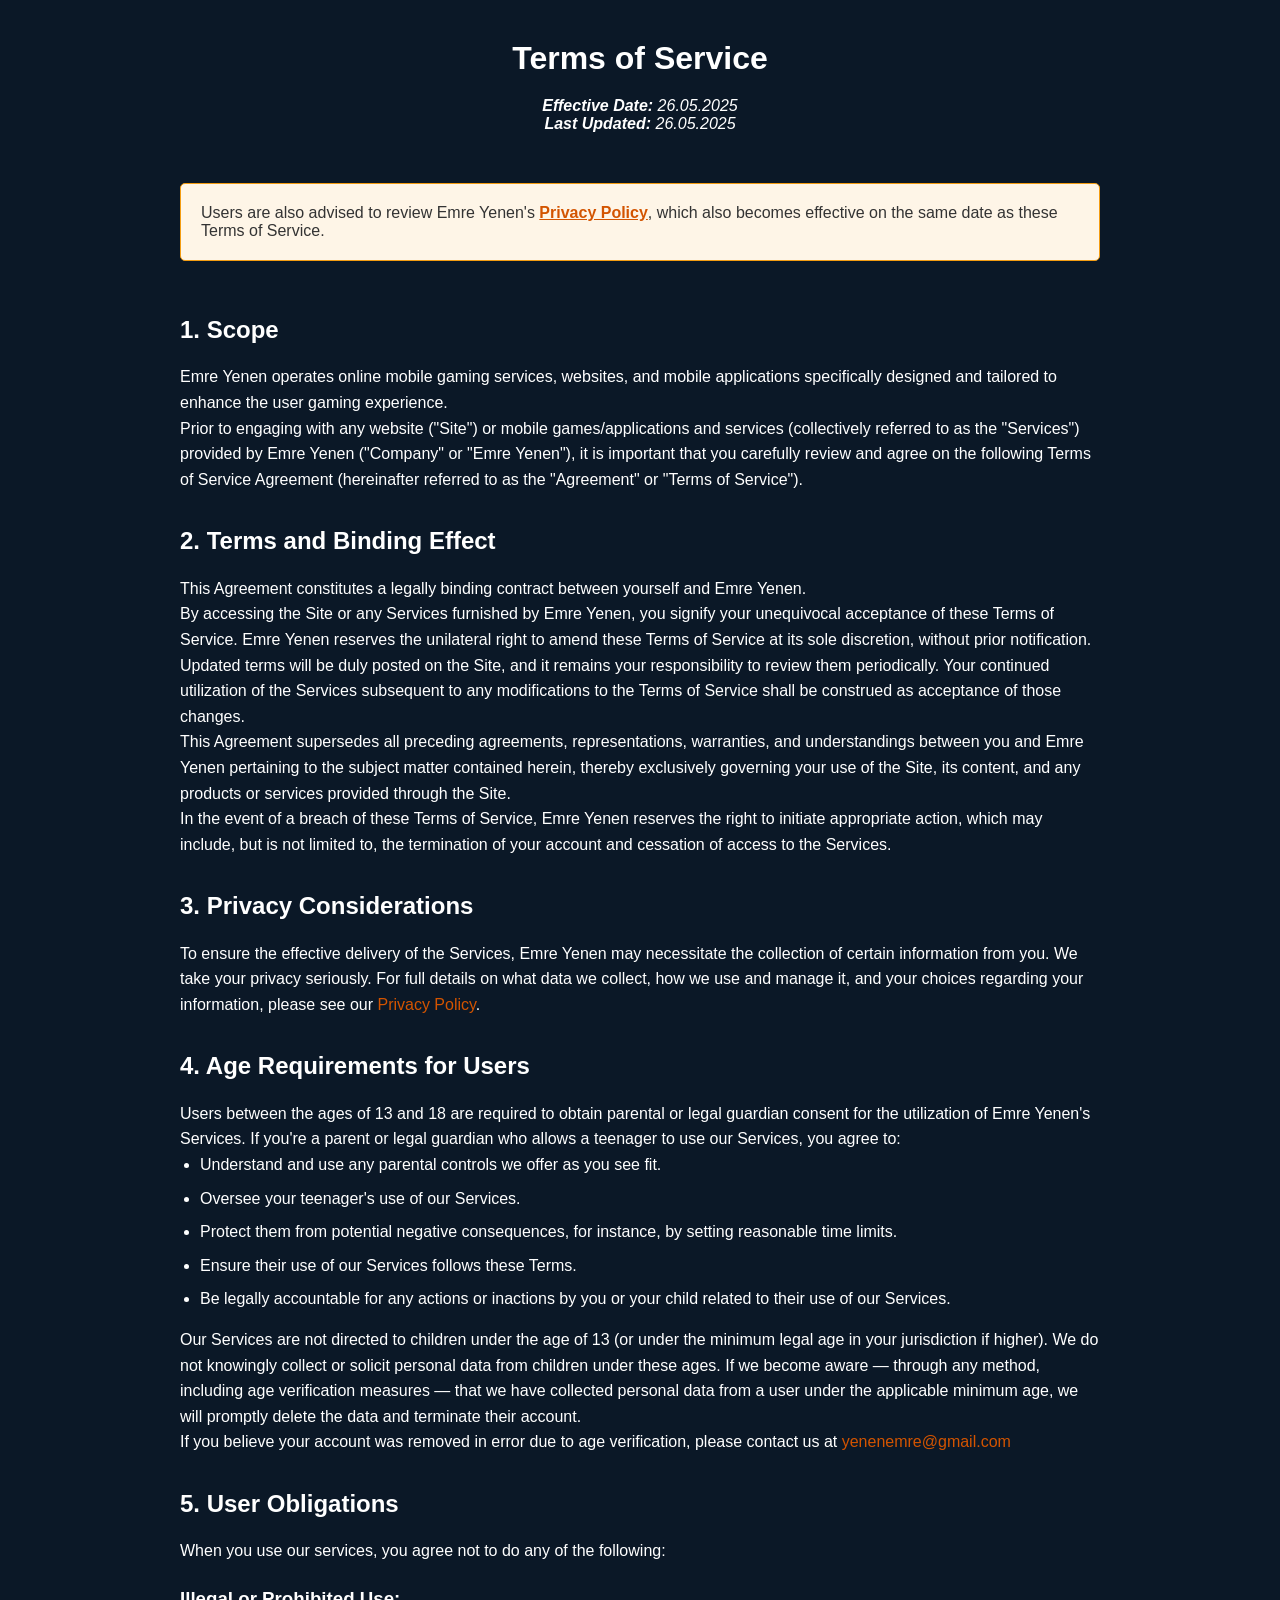
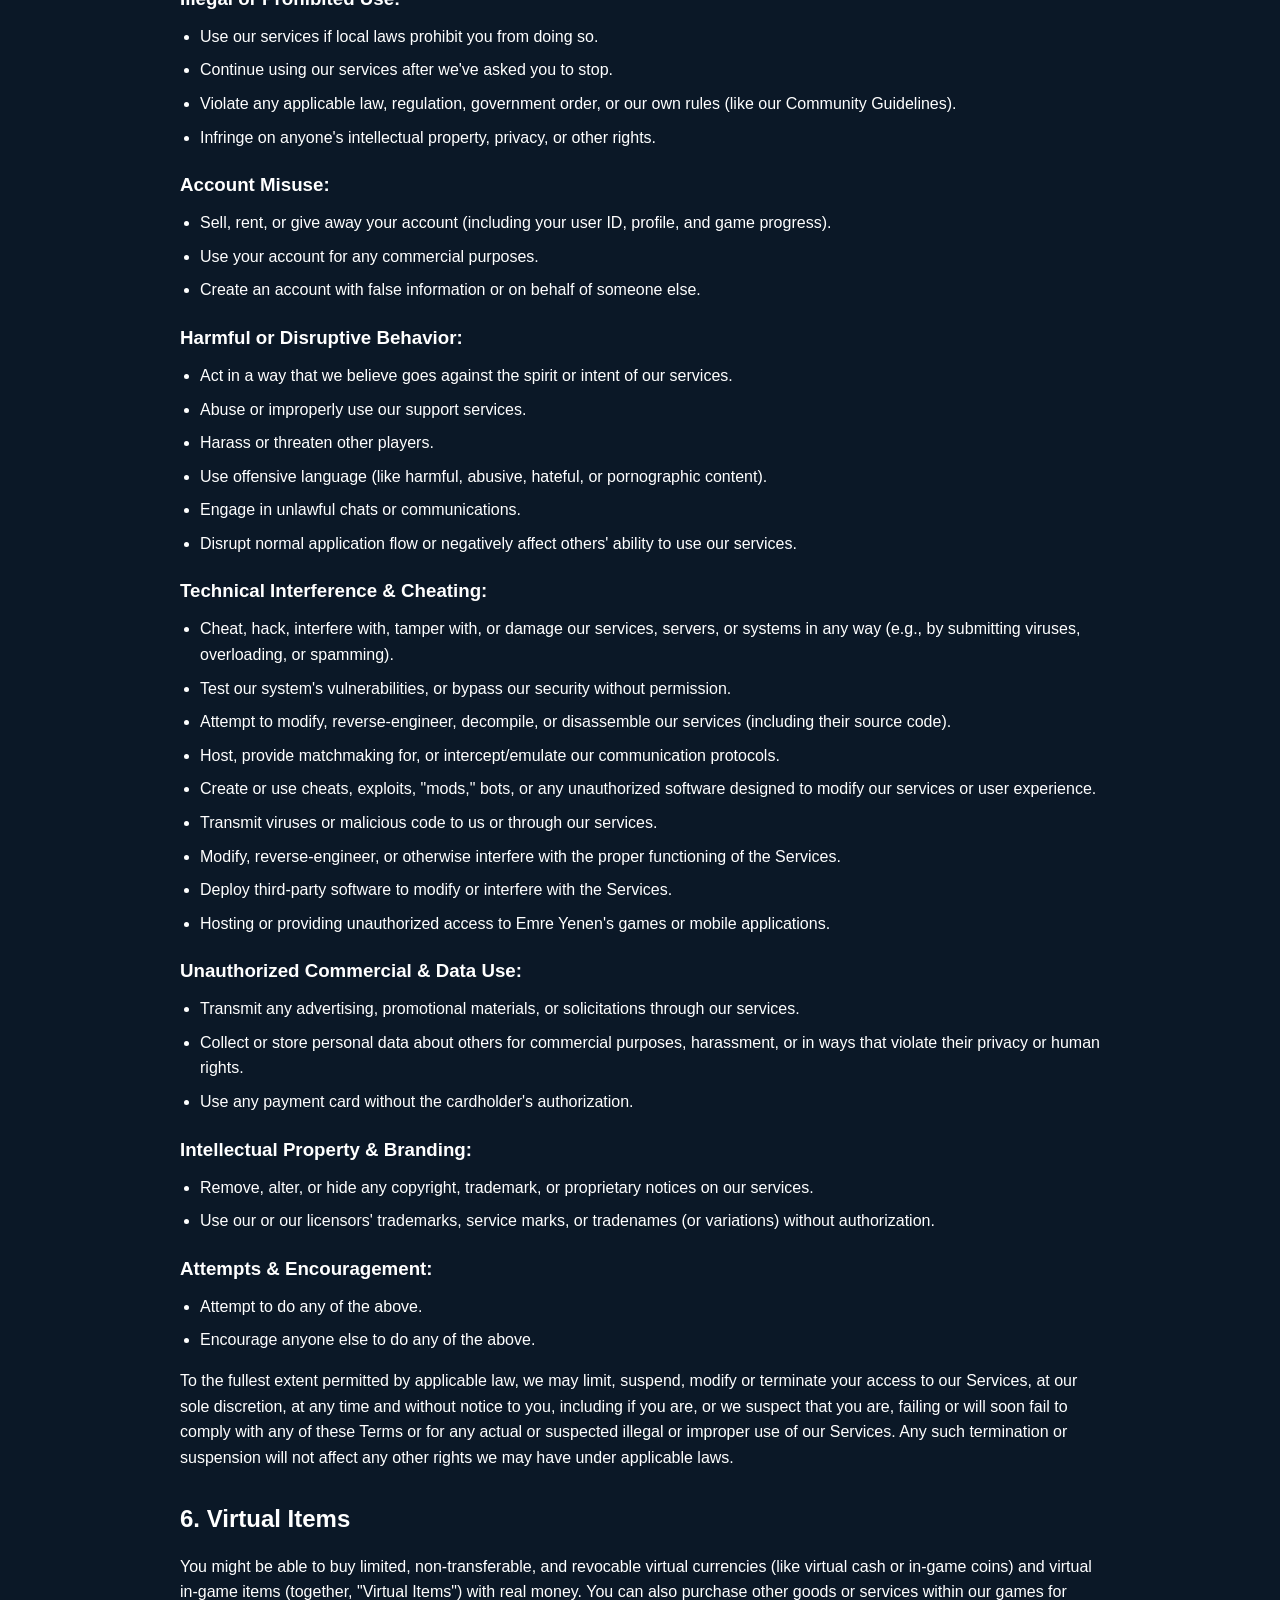
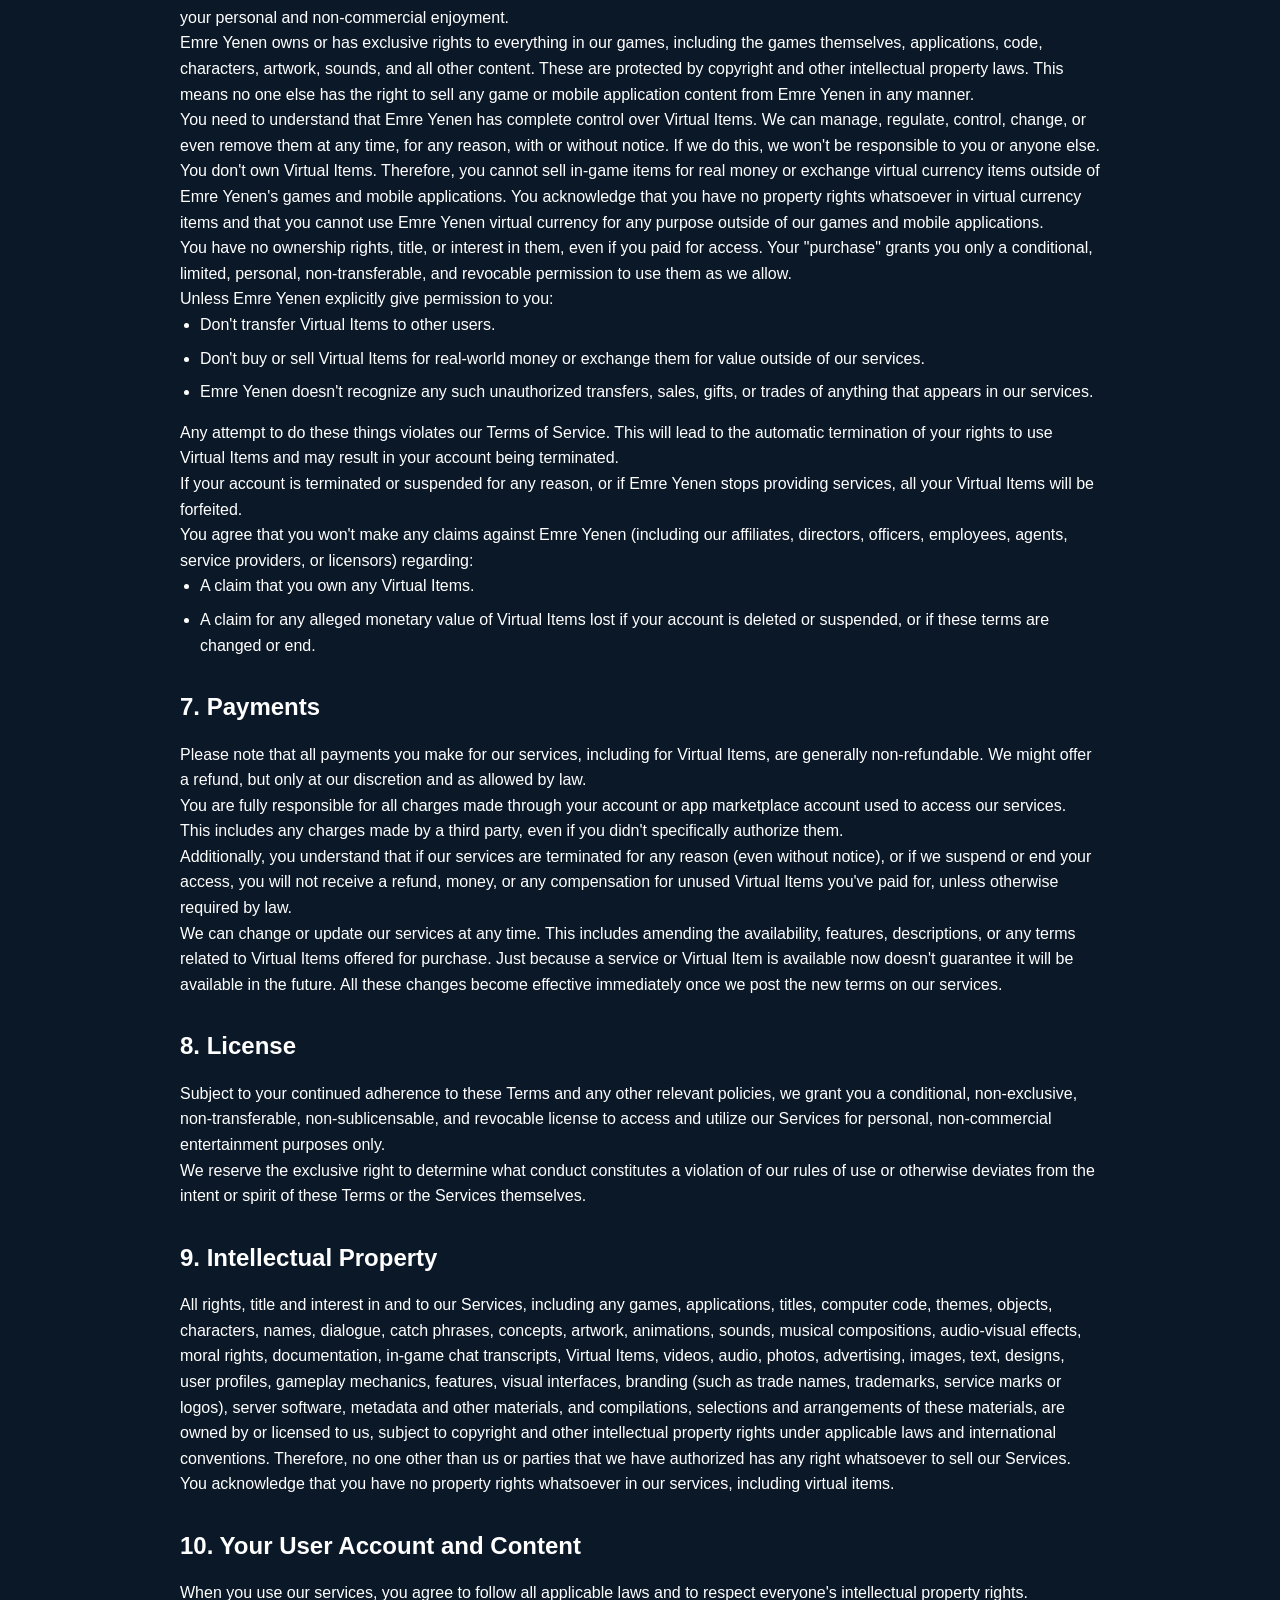
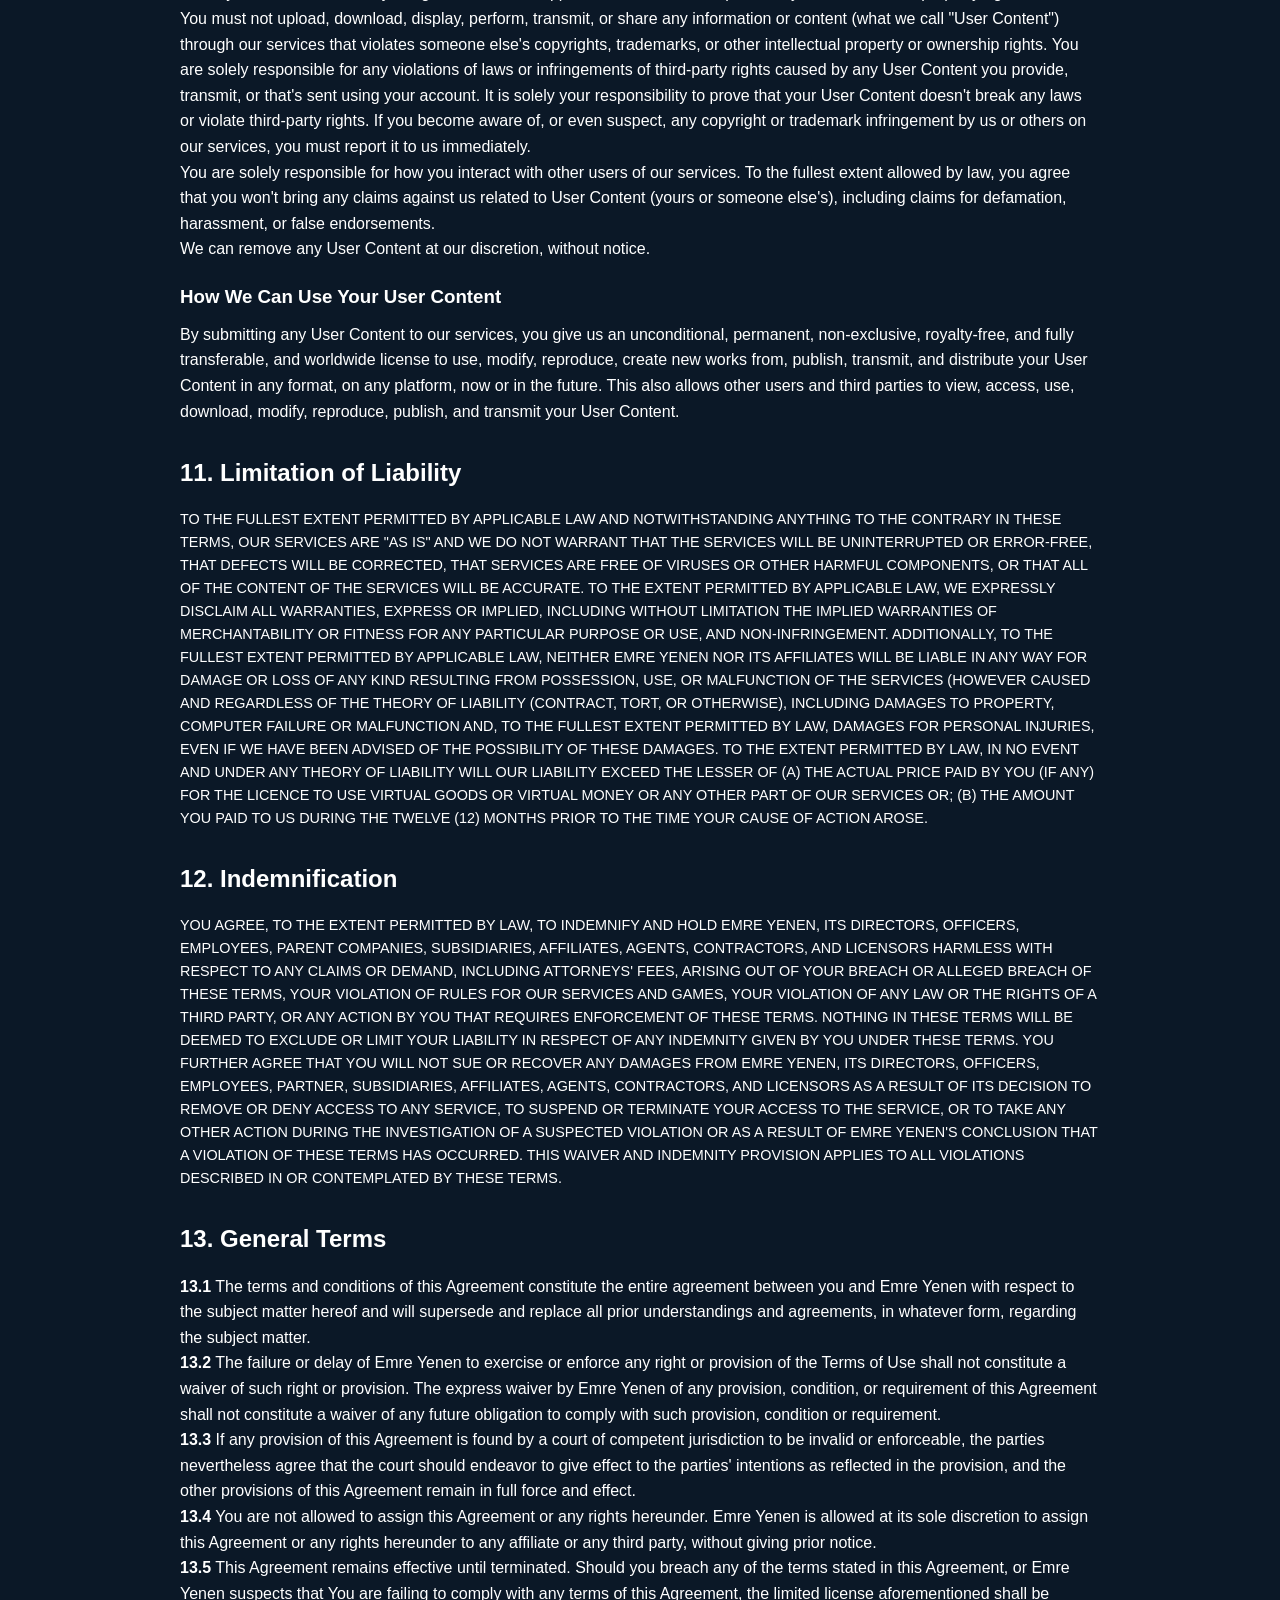
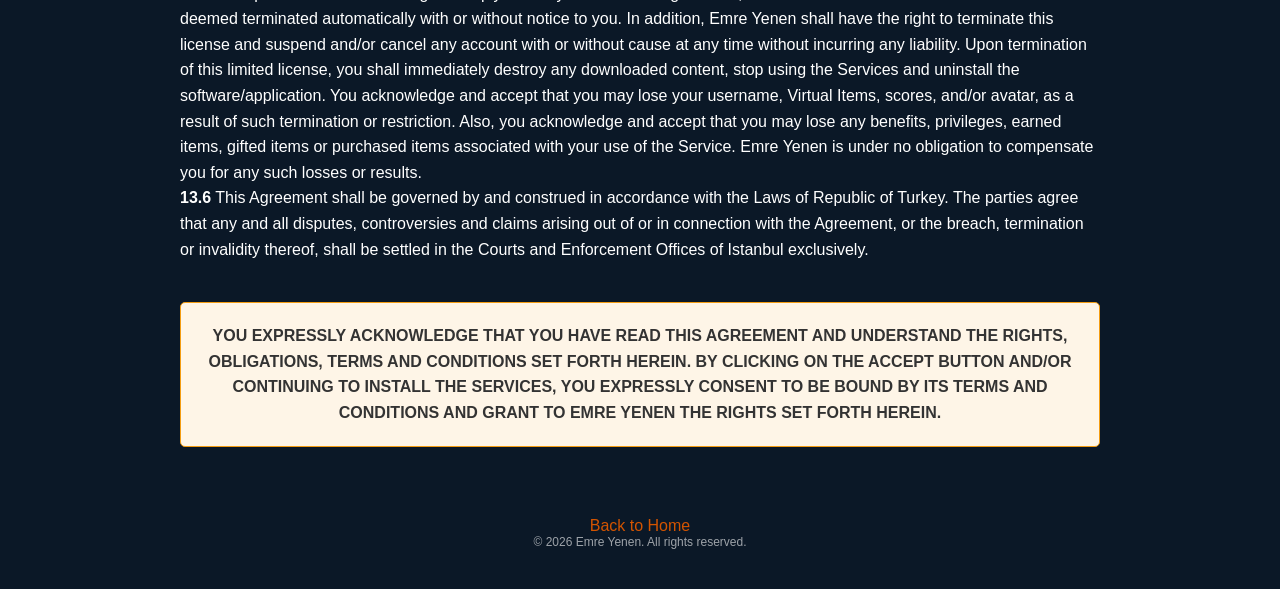
<file: terms.html>
<!DOCTYPE html>
<html lang="en">
<head>
    <meta charset="UTF-8">
    <meta name="viewport" content="width=device-width, initial-scale=1.0">
    <title>Terms of Service - Emre Yenen</title>
    <link rel="stylesheet" href="styles.css">
    <style>
        .container {
            text-align: left;
            padding: 40px;
            max-width: 1000px;
            margin: 0 auto;
        }
        a {
            color: #d35400;
            text-decoration: none;
        }
        a:hover {
            color: #e74c3c;
            text-decoration: underline;
        }
        h1 {
            margin-bottom: 20px;
            text-align: center;
        }
        h2 {
            margin-top: 30px;
            margin-bottom: 15px;
        }
        h3 {
            margin-top: 20px;
            margin-bottom: 10px;
        }
        .content {
            margin-bottom: 30px;
            line-height: 1.6;
        }
        .effective-date {
            text-align: center;
            margin-bottom: 30px;
            font-style: italic;
        }
        ul {
            margin-left: 20px;
            margin-bottom: 15px;
        }
        li {
            margin-bottom: 8px;
        }
        .back-link {
            display: inline-block;
            margin-top: 20px;
            text-align: center;
            width: 100%;
        }
        .all-caps {
            text-transform: uppercase;
            font-size: 0.9em;
        }
        .notice-box {
            background-color: #fef5e7;
            border: 1px solid #f39c12;
            padding: 20px;
            margin: 20px 0;
            border-radius: 5px;
            color: #333;
            font-weight: 500;
        }
        .notice-box a {
            color: #d35400;
            font-weight: 600;
            text-decoration: underline;
        }
        .notice-box a:hover {
            color: #e74c3c;
        }
    </style>
</head>
<body>
    <div class="container">
        <h1>Terms of Service</h1>
        <div class="effective-date">
            <p><strong>Effective Date:</strong> 26.05.2025<br>
            <strong>Last Updated:</strong> 26.05.2025</p>
        </div>
        
        <div class="notice-box">
            <p>Users are also advised to review Emre Yenen's <a href="privacy.html">Privacy Policy</a>, which also becomes effective on the same date as these Terms of Service.</p>
        </div>
        
        <div class="content">
            <h2>1. Scope</h2>
            <p>Emre Yenen operates online mobile gaming services, websites, and mobile applications specifically designed and tailored to enhance the user gaming experience.</p>
            <p>Prior to engaging with any website ("Site") or mobile games/applications and services (collectively referred to as the "Services") provided by Emre Yenen ("Company" or "Emre Yenen"), it is important that you carefully review and agree on the following Terms of Service Agreement (hereinafter referred to as the "Agreement" or "Terms of Service").</p>

            <h2>2. Terms and Binding Effect</h2>
            <p>This Agreement constitutes a legally binding contract between yourself and Emre Yenen.</p>
            <p>By accessing the Site or any Services furnished by Emre Yenen, you signify your unequivocal acceptance of these Terms of Service. Emre Yenen reserves the unilateral right to amend these Terms of Service at its sole discretion, without prior notification. Updated terms will be duly posted on the Site, and it remains your responsibility to review them periodically. Your continued utilization of the Services subsequent to any modifications to the Terms of Service shall be construed as acceptance of those changes.</p>
            <p>This Agreement supersedes all preceding agreements, representations, warranties, and understandings between you and Emre Yenen pertaining to the subject matter contained herein, thereby exclusively governing your use of the Site, its content, and any products or services provided through the Site.</p>
            <p>In the event of a breach of these Terms of Service, Emre Yenen reserves the right to initiate appropriate action, which may include, but is not limited to, the termination of your account and cessation of access to the Services.</p>

            <h2>3. Privacy Considerations</h2>
            <p>To ensure the effective delivery of the Services, Emre Yenen may necessitate the collection of certain information from you. We take your privacy seriously. For full details on what data we collect, how we use and manage it, and your choices regarding your information, please see our <a href="privacy.html">Privacy Policy</a>.</p>

            <h2>4. Age Requirements for Users</h2>
            <p>Users between the ages of 13 and 18 are required to obtain parental or legal guardian consent for the utilization of Emre Yenen's Services. If you're a parent or legal guardian who allows a teenager to use our Services, you agree to:</p>
            <ul>
                <li>Understand and use any parental controls we offer as you see fit.</li>
                <li>Oversee your teenager's use of our Services.</li>
                <li>Protect them from potential negative consequences, for instance, by setting reasonable time limits.</li>
                <li>Ensure their use of our Services follows these Terms.</li>
                <li>Be legally accountable for any actions or inactions by you or your child related to their use of our Services.</li>
            </ul>
            <p>Our Services are not directed to children under the age of 13 (or under the minimum legal age in your jurisdiction if higher). We do not knowingly collect or solicit personal data from children under these ages. If we become aware — through any method, including age verification measures — that we have collected personal data from a user under the applicable minimum age, we will promptly delete the data and terminate their account.</p>
            <p>If you believe your account was removed in error due to age verification, please contact us at <a href="mailto:yenenemre@gmail.com">yenenemre@gmail.com</a></p>

            <h2>5. User Obligations</h2>
            <p>When you use our services, you agree not to do any of the following:</p>
            
            <h3>Illegal or Prohibited Use:</h3>
            <ul>
                <li>Use our services if local laws prohibit you from doing so.</li>
                <li>Continue using our services after we've asked you to stop.</li>
                <li>Violate any applicable law, regulation, government order, or our own rules (like our Community Guidelines).</li>
                <li>Infringe on anyone's intellectual property, privacy, or other rights.</li>
            </ul>

            <h3>Account Misuse:</h3>
            <ul>
                <li>Sell, rent, or give away your account (including your user ID, profile, and game progress).</li>
                <li>Use your account for any commercial purposes.</li>
                <li>Create an account with false information or on behalf of someone else.</li>
            </ul>

            <h3>Harmful or Disruptive Behavior:</h3>
            <ul>
                <li>Act in a way that we believe goes against the spirit or intent of our services.</li>
                <li>Abuse or improperly use our support services.</li>
                <li>Harass or threaten other players.</li>
                <li>Use offensive language (like harmful, abusive, hateful, or pornographic content).</li>
                <li>Engage in unlawful chats or communications.</li>
                <li>Disrupt normal application flow or negatively affect others' ability to use our services.</li>
            </ul>

            <h3>Technical Interference & Cheating:</h3>
            <ul>
                <li>Cheat, hack, interfere with, tamper with, or damage our services, servers, or systems in any way (e.g., by submitting viruses, overloading, or spamming).</li>
                <li>Test our system's vulnerabilities, or bypass our security without permission.</li>
                <li>Attempt to modify, reverse-engineer, decompile, or disassemble our services (including their source code).</li>
                <li>Host, provide matchmaking for, or intercept/emulate our communication protocols.</li>
                <li>Create or use cheats, exploits, "mods," bots, or any unauthorized software designed to modify our services or user experience.</li>
                <li>Transmit viruses or malicious code to us or through our services.</li>
                <li>Modify, reverse-engineer, or otherwise interfere with the proper functioning of the Services.</li>
                <li>Deploy third-party software to modify or interfere with the Services.</li>
                <li>Hosting or providing unauthorized access to Emre Yenen's games or mobile applications.</li>
            </ul>

            <h3>Unauthorized Commercial & Data Use:</h3>
            <ul>
                <li>Transmit any advertising, promotional materials, or solicitations through our services.</li>
                <li>Collect or store personal data about others for commercial purposes, harassment, or in ways that violate their privacy or human rights.</li>
                <li>Use any payment card without the cardholder's authorization.</li>
            </ul>

            <h3>Intellectual Property & Branding:</h3>
            <ul>
                <li>Remove, alter, or hide any copyright, trademark, or proprietary notices on our services.</li>
                <li>Use our or our licensors' trademarks, service marks, or tradenames (or variations) without authorization.</li>
            </ul>

            <h3>Attempts & Encouragement:</h3>
            <ul>
                <li>Attempt to do any of the above.</li>
                <li>Encourage anyone else to do any of the above.</li>
            </ul>

            <p>To the fullest extent permitted by applicable law, we may limit, suspend, modify or terminate your access to our Services, at our sole discretion, at any time and without notice to you, including if you are, or we suspect that you are, failing or will soon fail to comply with any of these Terms or for any actual or suspected illegal or improper use of our Services. Any such termination or suspension will not affect any other rights we may have under applicable laws.</p>

            <h2>6. Virtual Items</h2>
            <p>You might be able to buy limited, non-transferable, and revocable virtual currencies (like virtual cash or in-game coins) and virtual in-game items (together, "Virtual Items") with real money. You can also purchase other goods or services within our games for your personal and non-commercial enjoyment.</p>
            <p>Emre Yenen owns or has exclusive rights to everything in our games, including the games themselves, applications, code, characters, artwork, sounds, and all other content. These are protected by copyright and other intellectual property laws. This means no one else has the right to sell any game or mobile application content from Emre Yenen in any manner.</p>
            <p>You need to understand that Emre Yenen has complete control over Virtual Items. We can manage, regulate, control, change, or even remove them at any time, for any reason, with or without notice. If we do this, we won't be responsible to you or anyone else.</p>
            <p>You don't own Virtual Items. Therefore, you cannot sell in-game items for real money or exchange virtual currency items outside of Emre Yenen's games and mobile applications. You acknowledge that you have no property rights whatsoever in virtual currency items and that you cannot use Emre Yenen virtual currency for any purpose outside of our games and mobile applications.</p>
            <p>You have no ownership rights, title, or interest in them, even if you paid for access. Your "purchase" grants you only a conditional, limited, personal, non-transferable, and revocable permission to use them as we allow.</p>
            <p>Unless Emre Yenen explicitly give permission to you:</p>
            <ul>
                <li>Don't transfer Virtual Items to other users.</li>
                <li>Don't buy or sell Virtual Items for real-world money or exchange them for value outside of our services.</li>
                <li>Emre Yenen doesn't recognize any such unauthorized transfers, sales, gifts, or trades of anything that appears in our services.</li>
            </ul>
            <p>Any attempt to do these things violates our Terms of Service. This will lead to the automatic termination of your rights to use Virtual Items and may result in your account being terminated.</p>
            <p>If your account is terminated or suspended for any reason, or if Emre Yenen stops providing services, all your Virtual Items will be forfeited.</p>
            <p>You agree that you won't make any claims against Emre Yenen (including our affiliates, directors, officers, employees, agents, service providers, or licensors) regarding:</p>
            <ul>
                <li>A claim that you own any Virtual Items.</li>
                <li>A claim for any alleged monetary value of Virtual Items lost if your account is deleted or suspended, or if these terms are changed or end.</li>
            </ul>

            <h2>7. Payments</h2>
            <p>Please note that all payments you make for our services, including for Virtual Items, are generally non-refundable. We might offer a refund, but only at our discretion and as allowed by law.</p>
            <p>You are fully responsible for all charges made through your account or app marketplace account used to access our services. This includes any charges made by a third party, even if you didn't specifically authorize them.</p>
            <p>Additionally, you understand that if our services are terminated for any reason (even without notice), or if we suspend or end your access, you will not receive a refund, money, or any compensation for unused Virtual Items you've paid for, unless otherwise required by law.</p>
            <p>We can change or update our services at any time. This includes amending the availability, features, descriptions, or any terms related to Virtual Items offered for purchase. Just because a service or Virtual Item is available now doesn't guarantee it will be available in the future. All these changes become effective immediately once we post the new terms on our services.</p>

            <h2>8. License</h2>
            <p>Subject to your continued adherence to these Terms and any other relevant policies, we grant you a conditional, non-exclusive, non-transferable, non-sublicensable, and revocable license to access and utilize our Services for personal, non-commercial entertainment purposes only.</p>
            <p>We reserve the exclusive right to determine what conduct constitutes a violation of our rules of use or otherwise deviates from the intent or spirit of these Terms or the Services themselves.</p>

            <h2>9. Intellectual Property</h2>
            <p>All rights, title and interest in and to our Services, including any games, applications, titles, computer code, themes, objects, characters, names, dialogue, catch phrases, concepts, artwork, animations, sounds, musical compositions, audio-visual effects, moral rights, documentation, in-game chat transcripts, Virtual Items, videos, audio, photos, advertising, images, text, designs, user profiles, gameplay mechanics, features, visual interfaces, branding (such as trade names, trademarks, service marks or logos), server software, metadata and other materials, and compilations, selections and arrangements of these materials, are owned by or licensed to us, subject to copyright and other intellectual property rights under applicable laws and international conventions. Therefore, no one other than us or parties that we have authorized has any right whatsoever to sell our Services. You acknowledge that you have no property rights whatsoever in our services, including virtual items.</p>

            <h2>10. Your User Account and Content</h2>
            <p>When you use our services, you agree to follow all applicable laws and to respect everyone's intellectual property rights.</p>
            <p>You must not upload, download, display, perform, transmit, or share any information or content (what we call "User Content") through our services that violates someone else's copyrights, trademarks, or other intellectual property or ownership rights. You are solely responsible for any violations of laws or infringements of third-party rights caused by any User Content you provide, transmit, or that's sent using your account. It is solely your responsibility to prove that your User Content doesn't break any laws or violate third-party rights. If you become aware of, or even suspect, any copyright or trademark infringement by us or others on our services, you must report it to us immediately.</p>
            <p>You are solely responsible for how you interact with other users of our services. To the fullest extent allowed by law, you agree that you won't bring any claims against us related to User Content (yours or someone else's), including claims for defamation, harassment, or false endorsements.</p>
            <p>We can remove any User Content at our discretion, without notice.</p>
            
            <h3>How We Can Use Your User Content</h3>
            <p>By submitting any User Content to our services, you give us an unconditional, permanent, non-exclusive, royalty-free, and fully transferable, and worldwide license to use, modify, reproduce, create new works from, publish, transmit, and distribute your User Content in any format, on any platform, now or in the future. This also allows other users and third parties to view, access, use, download, modify, reproduce, publish, and transmit your User Content.</p>

            <h2>11. Limitation of Liability</h2>
            <div class="all-caps">
                <p>TO THE FULLEST EXTENT PERMITTED BY APPLICABLE LAW AND NOTWITHSTANDING ANYTHING TO THE CONTRARY IN THESE TERMS, OUR SERVICES ARE "AS IS" AND WE DO NOT WARRANT THAT THE SERVICES WILL BE UNINTERRUPTED OR ERROR-FREE, THAT DEFECTS WILL BE CORRECTED, THAT SERVICES ARE FREE OF VIRUSES OR OTHER HARMFUL COMPONENTS, OR THAT ALL OF THE CONTENT OF THE SERVICES WILL BE ACCURATE. TO THE EXTENT PERMITTED BY APPLICABLE LAW, WE EXPRESSLY DISCLAIM ALL WARRANTIES, EXPRESS OR IMPLIED, INCLUDING WITHOUT LIMITATION THE IMPLIED WARRANTIES OF MERCHANTABILITY OR FITNESS FOR ANY PARTICULAR PURPOSE OR USE, AND NON-INFRINGEMENT. ADDITIONALLY, TO THE FULLEST EXTENT PERMITTED BY APPLICABLE LAW, NEITHER EMRE YENEN NOR ITS AFFILIATES WILL BE LIABLE IN ANY WAY FOR DAMAGE OR LOSS OF ANY KIND RESULTING FROM POSSESSION, USE, OR MALFUNCTION OF THE SERVICES (HOWEVER CAUSED AND REGARDLESS OF THE THEORY OF LIABILITY (CONTRACT, TORT, OR OTHERWISE), INCLUDING DAMAGES TO PROPERTY, COMPUTER FAILURE OR MALFUNCTION AND, TO THE FULLEST EXTENT PERMITTED BY LAW, DAMAGES FOR PERSONAL INJURIES, EVEN IF WE HAVE BEEN ADVISED OF THE POSSIBILITY OF THESE DAMAGES. TO THE EXTENT PERMITTED BY LAW, IN NO EVENT AND UNDER ANY THEORY OF LIABILITY WILL OUR LIABILITY EXCEED THE LESSER OF (A) THE ACTUAL PRICE PAID BY YOU (IF ANY) FOR THE LICENCE TO USE VIRTUAL GOODS OR VIRTUAL MONEY OR ANY OTHER PART OF OUR SERVICES OR; (B) THE AMOUNT YOU PAID TO US DURING THE TWELVE (12) MONTHS PRIOR TO THE TIME YOUR CAUSE OF ACTION AROSE.</p>
            </div>

            <h2>12. Indemnification</h2>
            <div class="all-caps">
                <p>YOU AGREE, TO THE EXTENT PERMITTED BY LAW, TO INDEMNIFY AND HOLD EMRE YENEN, ITS DIRECTORS, OFFICERS, EMPLOYEES, PARENT COMPANIES, SUBSIDIARIES, AFFILIATES, AGENTS, CONTRACTORS, AND LICENSORS HARMLESS WITH RESPECT TO ANY CLAIMS OR DEMAND, INCLUDING ATTORNEYS' FEES, ARISING OUT OF YOUR BREACH OR ALLEGED BREACH OF THESE TERMS, YOUR VIOLATION OF RULES FOR OUR SERVICES AND GAMES, YOUR VIOLATION OF ANY LAW OR THE RIGHTS OF A THIRD PARTY, OR ANY ACTION BY YOU THAT REQUIRES ENFORCEMENT OF THESE TERMS. NOTHING IN THESE TERMS WILL BE DEEMED TO EXCLUDE OR LIMIT YOUR LIABILITY IN RESPECT OF ANY INDEMNITY GIVEN BY YOU UNDER THESE TERMS. YOU FURTHER AGREE THAT YOU WILL NOT SUE OR RECOVER ANY DAMAGES FROM EMRE YENEN, ITS DIRECTORS, OFFICERS, EMPLOYEES, PARTNER, SUBSIDIARIES, AFFILIATES, AGENTS, CONTRACTORS, AND LICENSORS AS A RESULT OF ITS DECISION TO REMOVE OR DENY ACCESS TO ANY SERVICE, TO SUSPEND OR TERMINATE YOUR ACCESS TO THE SERVICE, OR TO TAKE ANY OTHER ACTION DURING THE INVESTIGATION OF A SUSPECTED VIOLATION OR AS A RESULT OF EMRE YENEN'S CONCLUSION THAT A VIOLATION OF THESE TERMS HAS OCCURRED. THIS WAIVER AND INDEMNITY PROVISION APPLIES TO ALL VIOLATIONS DESCRIBED IN OR CONTEMPLATED BY THESE TERMS.</p>
            </div>

            <h2>13. General Terms</h2>
            <p><strong>13.1</strong> The terms and conditions of this Agreement constitute the entire agreement between you and Emre Yenen with respect to the subject matter hereof and will supersede and replace all prior understandings and agreements, in whatever form, regarding the subject matter.</p>
            <p><strong>13.2</strong> The failure or delay of Emre Yenen to exercise or enforce any right or provision of the Terms of Use shall not constitute a waiver of such right or provision. The express waiver by Emre Yenen of any provision, condition, or requirement of this Agreement shall not constitute a waiver of any future obligation to comply with such provision, condition or requirement.</p>
            <p><strong>13.3</strong> If any provision of this Agreement is found by a court of competent jurisdiction to be invalid or enforceable, the parties nevertheless agree that the court should endeavor to give effect to the parties' intentions as reflected in the provision, and the other provisions of this Agreement remain in full force and effect.</p>
            <p><strong>13.4</strong> You are not allowed to assign this Agreement or any rights hereunder. Emre Yenen is allowed at its sole discretion to assign this Agreement or any rights hereunder to any affiliate or any third party, without giving prior notice.</p>
            <p><strong>13.5</strong> This Agreement remains effective until terminated. Should you breach any of the terms stated in this Agreement, or Emre Yenen suspects that You are failing to comply with any terms of this Agreement, the limited license aforementioned shall be deemed terminated automatically with or without notice to you. In addition, Emre Yenen shall have the right to terminate this license and suspend and/or cancel any account with or without cause at any time without incurring any liability. Upon termination of this limited license, you shall immediately destroy any downloaded content, stop using the Services and uninstall the software/application. You acknowledge and accept that you may lose your username, Virtual Items, scores, and/or avatar, as a result of such termination or restriction. Also, you acknowledge and accept that you may lose any benefits, privileges, earned items, gifted items or purchased items associated with your use of the Service. Emre Yenen is under no obligation to compensate you for any such losses or results.</p>
            <p><strong>13.6</strong> This Agreement shall be governed by and construed in accordance with the Laws of Republic of Turkey. The parties agree that any and all disputes, controversies and claims arising out of or in connection with the Agreement, or the breach, termination or invalidity thereof, shall be settled in the Courts and Enforcement Offices of Istanbul exclusively.</p>

            <div class="notice-box" style="margin-top: 40px;">
                <p style="text-align: center; font-weight: bold;">YOU EXPRESSLY ACKNOWLEDGE THAT YOU HAVE READ THIS AGREEMENT AND UNDERSTAND THE RIGHTS, OBLIGATIONS, TERMS AND CONDITIONS SET FORTH HEREIN. BY CLICKING ON THE ACCEPT BUTTON AND/OR CONTINUING TO INSTALL THE SERVICES, YOU EXPRESSLY CONSENT TO BE BOUND BY ITS TERMS AND CONDITIONS AND GRANT TO EMRE YENEN THE RIGHTS SET FORTH HEREIN.</p>
            </div>
        </div>
        
        <a href="index.html" class="back-link">Back to Home</a>
        
        <div class="footer">
            <div class="copyright">
                &copy; <script>document.write(new Date().getFullYear())</script> Emre Yenen. All rights reserved.
            </div>
        </div>
    </div>
</body>
</html>
</file>
<file: styles.css>
* {
    margin: 0;
    padding: 0;
    box-sizing: border-box;
}

body {
    font-family: 'Arial', sans-serif;
    background-color: #0b1827; /* Dark navy blue from background_color.png */
    color: white;
    min-height: 100vh;
    display: flex;
    flex-direction: column;
    justify-content: space-between;
    align-items: center;
    text-align: center;
}

.container {
    display: flex;
    flex-direction: column;
    justify-content: center;
    align-items: center;
    flex-grow: 1;
    padding: 20px;
    width: 100%;
    max-width: 1200px;
}

.logo-container {
    position: relative;
    max-width: 600px;
    margin: 0 auto;
}

.logo {
    width: 90%;
    max-width: 500px;
    margin-bottom: 80px;
}

.buttons-container {
    display: flex;
    flex-direction: column;
    gap: 15px;
    margin-top: 40px;
    margin-bottom: 60px;
    align-items: center;
}

.contact-button {
    background-color: transparent;
    border: 2px solid white;
    color: white;
    padding: 10px 24px;
    border-radius: 25px;
    text-decoration: none;
    font-weight: bold;
    transition: all 0.3s ease;
    display: inline-block;
    min-width: 180px;
    text-align: center;
}

.contact-button:hover {
    background-color: rgba(255, 255, 255, 0.1);
    transform: scale(1.05);
}

.linkedin-icon {
    display: inline-flex;
    justify-content: center;
    align-items: center;
    width: 36px;
    height: 36px;
    border-radius: 50%;
    background-color: transparent;
    color: rgba(255, 255, 255, 0.7);
    transition: all 0.3s ease;
    margin-top: 10px;
}

.linkedin-icon i {
    font-size: 28px;
}

.linkedin-icon:hover {
    color: rgba(255, 255, 255, 1);
    transform: scale(1.1);
}

footer {
    width: 100%;
    padding: 20px;
    text-align: center;
    font-size: 14px;
}

.footer-links {
    margin-bottom: 15px;
}

.footer-links a {
    color: white;
    text-decoration: none;
    margin: 0 15px;
    opacity: 0.8;
    transition: opacity 0.3s ease;
}

.footer-links a:hover {
    opacity: 1;
    text-decoration: underline;
}

.copyright {
    opacity: 0.6;
    font-size: 12px;
}

/* Media queries for responsive design */
@media (max-width: 768px) {
    .buttons-container {
        gap: 10px;
    }
    
    .contact-button {
        font-size: 0.9rem;
        padding: 8px 16px;
        min-width: 160px;
    }
    
    .linkedin-icon {
        width: 32px;
        height: 32px;
    }
    
    .linkedin-icon i {
        font-size: 24px;
    }
    
    .footer-links a {
        margin: 0 10px;
    }
}

@media (max-width: 480px) {
    .logo {
        max-width: 90%;
    }
    
    .footer-links {
        display: flex;
        flex-direction: row;
        justify-content: center;
        gap: 20px;
    }
    
    .footer-links a {
        margin: 0;
        font-size: 13px;
    }
}
</file>
